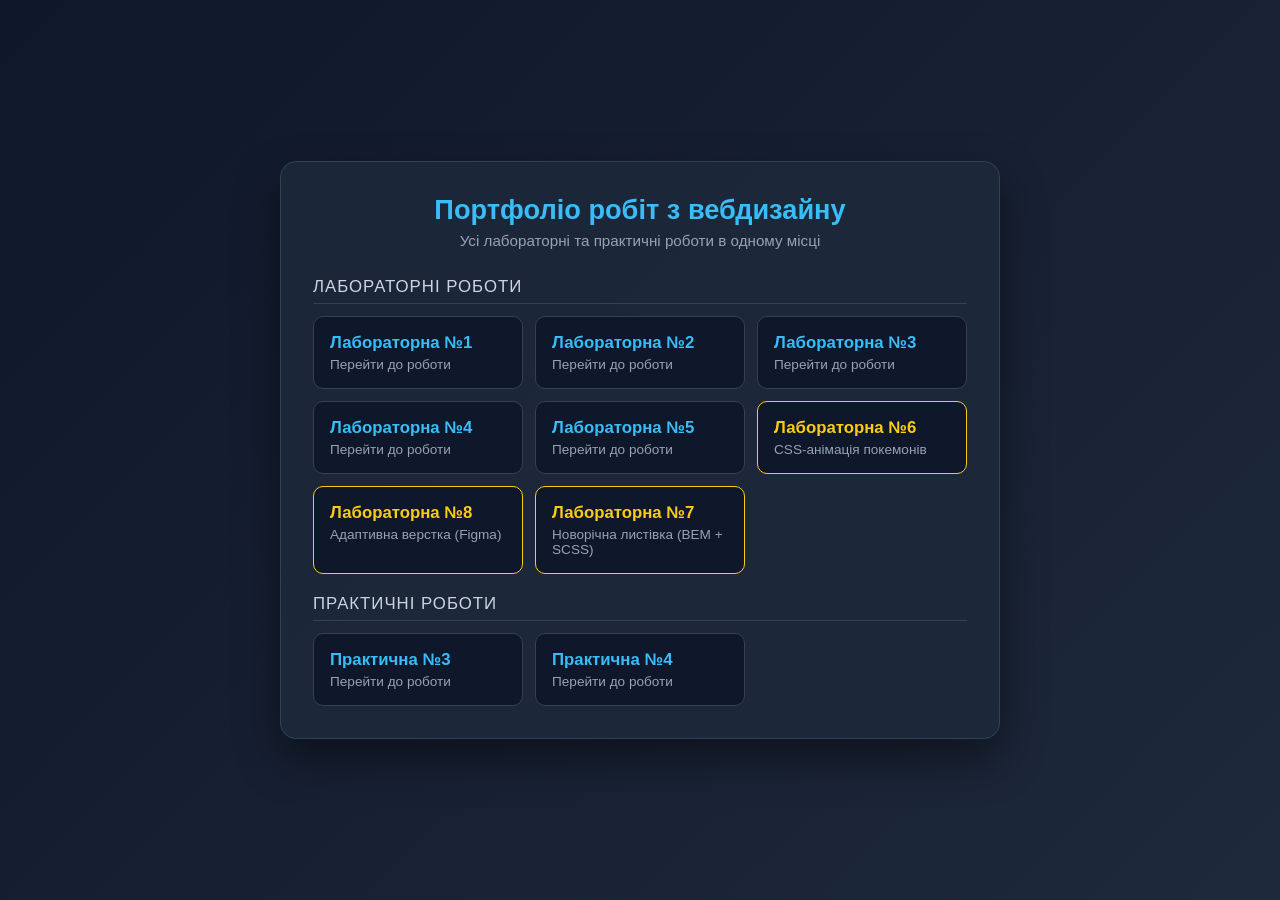
<file: index.html>
<!DOCTYPE html>
<html lang="uk">
<head>
    <meta charset="UTF-8">
    <meta name="viewport" content="width=device-width, initial-scale=1.0">
    <title>Мої лабораторні та практичні роботи — Вебдизайн</title>
    <style>
        * {
            box-sizing: border-box;
            margin: 0;
            padding: 0;
        }

        body {
            font-family: 'Segoe UI', Tahoma, Geneva, Verdana, sans-serif;
            background: linear-gradient(135deg, #0f172a 0%, #1e293b 100%);
            color: #f8fafc;
            min-height: 100vh;
            display: flex;
            flex-direction: column;
            align-items: center;
            justify-content: center;
            padding: 30px 16px;
        }

        .container {
            width: 100%;
            max-width: 720px;
            background: rgba(30, 41, 59, 0.85);
            border: 1px solid #334155;
            border-radius: 16px;
            padding: 32px;
            box-shadow: 0 20px 45px rgba(0, 0, 0, 0.45);
        }

        h1 {
            font-size: 1.7rem;
            margin-bottom: 6px;
            text-align: center;
            color: #38bdf8;
        }

        .subtitle {
            text-align: center;
            color: #94a3b8;
            margin-bottom: 28px;
            font-size: 0.95rem;
        }

        .section-title {
            font-size: 1.05rem;
            text-transform: uppercase;
            letter-spacing: 1px;
            color: #cbd5e1;
            margin: 20px 0 12px;
            border-bottom: 1px solid #334155;
            padding-bottom: 6px;
        }

        .grid {
            display: grid;
            grid-template-columns: repeat(auto-fill, minmax(200px, 1fr));
            gap: 12px;
        }

        a.card {
            display: block;
            text-decoration: none;
            background: #0f172a;
            border: 1px solid #334155;
            border-radius: 10px;
            padding: 16px;
            color: #f1f5f9;
            transition: transform 0.2s ease, border-color 0.2s ease, background 0.2s ease;
        }

        a.card:hover {
            transform: translateY(-3px);
            border-color: #38bdf8;
            background: #1e293b;
        }

        a.card .title {
            font-weight: 700;
            font-size: 1.05rem;
            margin-bottom: 4px;
            color: #38bdf8;
        }

        a.card.featured {
            border-color: #facc15;
        }

        a.card.featured .title {
            color: #facc15;
        }

        a.card .desc {
            font-size: 0.85rem;
            color: #94a3b8;
        }
    </style>
</head>
<body>
    <div class="container">
        <h1>Портфоліо робіт з вебдизайну</h1>
        <p class="subtitle">Усі лабораторні та практичні роботи в одному місці</p>

        <div class="section-title">Лабораторні роботи</div>
        <div class="grid">
            <a class="card" href="lab1.html">
                <div class="title">Лабораторна №1</div>
                <div class="desc">Перейти до роботи</div>
            </a>
            <a class="card" href="lab2.html">
                <div class="title">Лабораторна №2</div>
                <div class="desc">Перейти до роботи</div>
            </a>
            <a class="card" href="lab3.html">
                <div class="title">Лабораторна №3</div>
                <div class="desc">Перейти до роботи</div>
            </a>
            <a class="card" href="lab4.html">
                <div class="title">Лабораторна №4</div>
                <div class="desc">Перейти до роботи</div>
            </a>
            <a class="card" href="lab5.html">
                <div class="title">Лабораторна №5</div>
                <div class="desc">Перейти до роботи</div>
            </a>
            <a class="card featured" href="lab6-pokemon-animation/">
                <div class="title">Лабораторна №6</div>
                <div class="desc">CSS-анімація покемонів</div>
            </a>
            <a class="card featured" href="lab8.html"><div class="title">Лабораторна №8</div><div class="desc">Адаптивна верстка (Figma)</div></a><a class="card featured" href="lab7-new-year/">
                <div class="title">Лабораторна №7</div>
                <div class="desc">Новорічна листівка (BEM + SCSS)</div>
            </a>
        </div>

        <div class="section-title">Практичні роботи</div>
        <div class="grid">
            <a class="card" href="pract3.html">
                <div class="title">Практична №3</div>
                <div class="desc">Перейти до роботи</div>
            </a>
            <a class="card" href="pract4.html">
                <div class="title">Практична №4</div>
                <div class="desc">Перейти до роботи</div>
            </a>
        </div>
    </div>
</body>
</html>
</file>
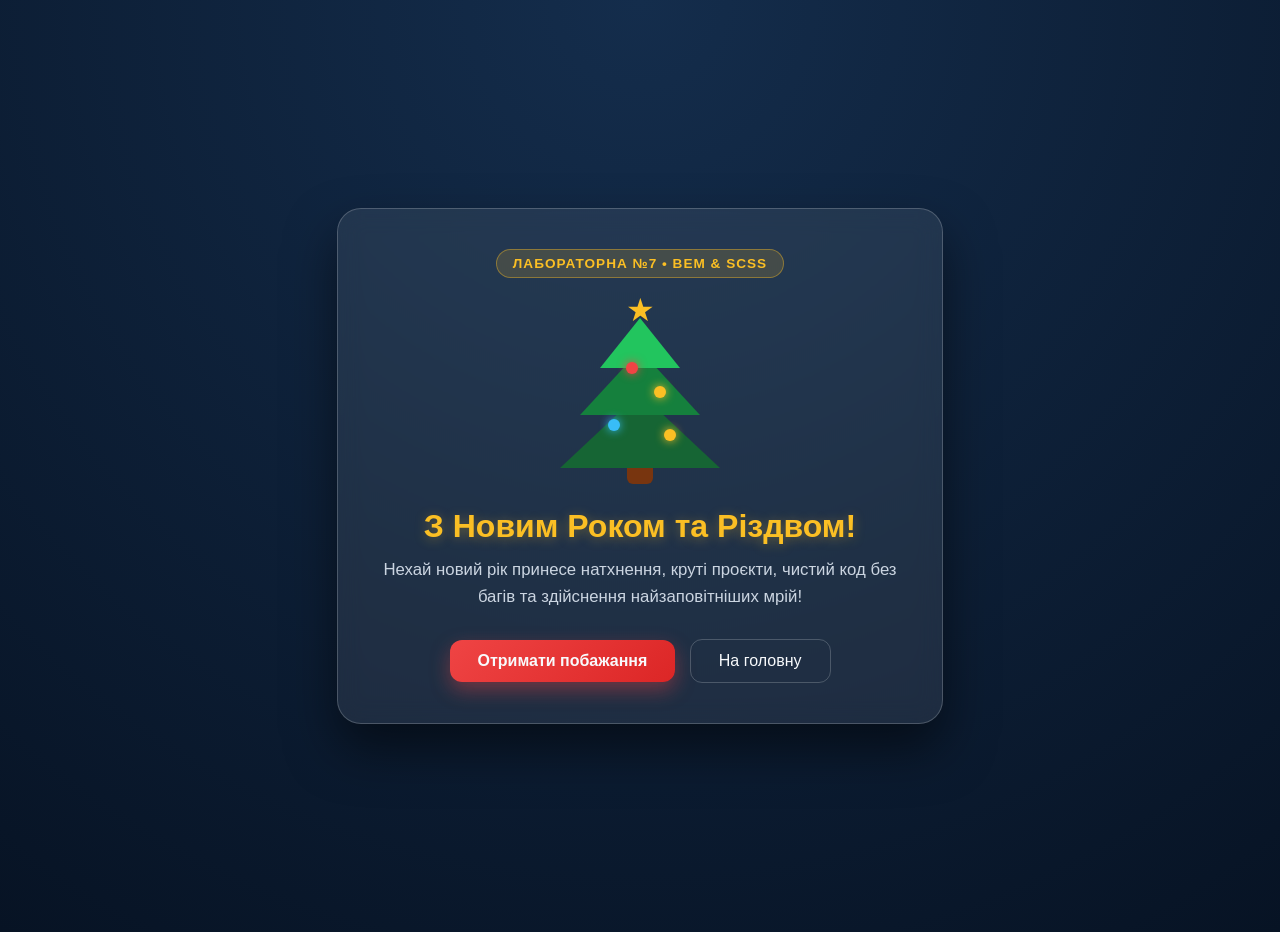
<file: lab7-new-year/index.html>
<!DOCTYPE html>
<html lang="uk">
<head>
    <meta charset="UTF-8">
    <meta name="viewport" content="width=device-width, initial-scale=1.0">
    <title>Лабораторна робота №7 — Новорічна листівка (BEM + SCSS)</title>
    <link rel="stylesheet" href="style.css">
</head>
<body class="page">
    <div class="snow" aria-hidden="true">
        <span class="snow__flake snow__flake--1">❄</span>
        <span class="snow__flake snow__flake--2">❅</span>
        <span class="snow__flake snow__flake--3">❆</span>
        <span class="snow__flake snow__flake--4">❄</span>
        <span class="snow__flake snow__flake--5">❅</span>
        <span class="snow__flake snow__flake--6">❆</span>
    </div>

    <main class="card">
        <span class="card__badge">Лабораторна №7 • BEM &amp; SCSS</span>

        <div class="tree">
            <div class="tree__star">★</div>
            <div class="tree__tier tree__tier--top"></div>
            <div class="tree__tier tree__tier--middle"></div>
            <div class="tree__tier tree__tier--bottom"></div>
            <div class="tree__trunk"></div>

            <span class="tree__ornament tree__ornament--pos1"></span>
            <span class="tree__ornament tree__ornament--gold tree__ornament--pos2"></span>
            <span class="tree__ornament tree__ornament--blue tree__ornament--pos3"></span>
            <span class="tree__ornament tree__ornament--gold tree__ornament--pos4"></span>
        </div>

        <h1 class="card__title" id="greeting-title">З Новим Роком та Різдвом!</h1>
        <p class="card__text" id="greeting-text">
            Нехай новий рік принесе натхнення, круті проєкти, чистий код без багів та здійснення найзаповітніших мрій!
        </p>

        <button class="card__button" id="wish-btn" type="button">Отримати побажання</button>
        <a class="card__button card__button--secondary" href="../index.html">На головну</a>
    </main>

    <script>
        const wishes = [
            "Нехай у новому році всі дедлайни закриваються легко, а натхнення ніколи не закінчується!",
            "Бажаю яскравих ідей, гармонії, тепла та перемог у кожному починанні!",
            "Нехай цей рік подарує незабутні подорожі, вірних друзів та море радості!"
        ];
        let idx = 0;
        document.getElementById('wish-btn').addEventListener('click', () => {
            idx = (idx + 1) % wishes.length;
            document.getElementById('greeting-text').textContent = wishes[idx];
        });
    </script>
</body>
</html>
</file>
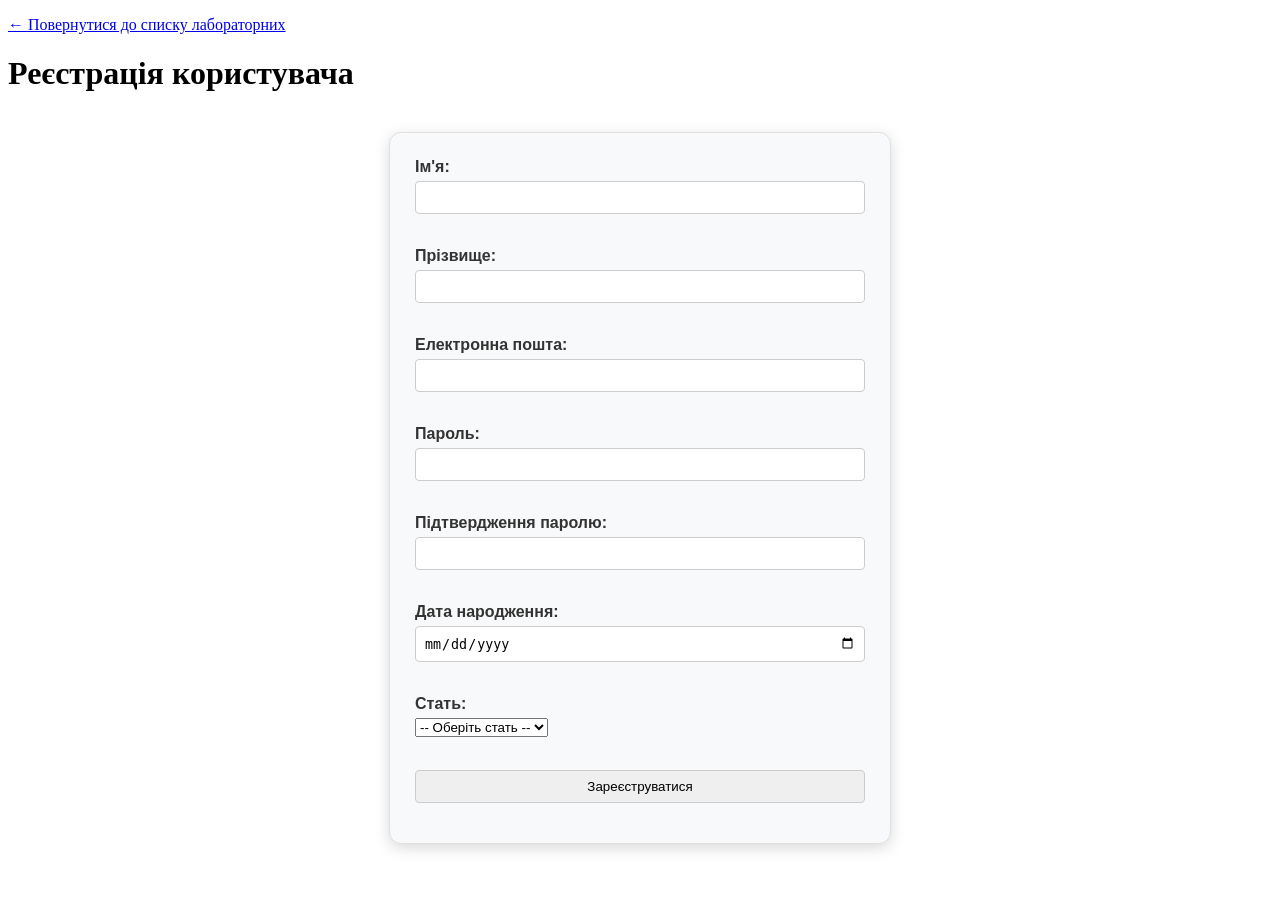
<file: lab1.html>
<!DOCTYPE html>
<html lang="uk">
<head>
    <meta charset="UTF-8">
    <title>Лабораторне заняття №1</title>
<style>
        form {
            max-width: 450px;
            width: 100%;
            margin: 40px auto;
            padding: 25px;
            background-color: #f8f9fa;
            color: #333333;
            border-radius: 12px;
            box-shadow: 0 4px 15px rgba(0, 0, 0, 0.15);
            font-family: Arial, sans-serif;
            border: 1px solid #e0e0e0;
        }

        form div {
            margin-bottom: 15px;
        }

        form label {
            display: block;
            margin-bottom: 5px;
            font-weight: bold;
        }

        form input {
            width: 100%;
            padding: 8px;
            border: 1px solid #ccc;
            border-radius: 4px;
            box-sizing: border-box;
        }
    </style>    
</head>
<body>

    <p>
        <a href="index.html">← Повернутися до списку лабораторних</a>
    </p>

    <h1>Реєстрація користувача</h1>

    <form action="https://webhook.site/c2db0801-fe21-430a-9b30-0f37fa67f6b1" method="POST">
        
        <div>
            <label for="first-name">Ім'я:</label>
            <input type="text" id="first-name" name="first_name" required>
        </div>
        <br>

        <div>
            <label for="last-name">Прізвище:</label>
            <input type="text" id="last-name" name="last_name" required>
        </div>
        <br>

        <div>
            <label for="email">Електронна пошта:</label>
            <input type="email" id="email" name="email" required>
        </div>
        <br>

        <div>
            <label for="password">Пароль:</label>
            <input type="password" id="password" name="password" required>
        </div>
        <br>

        <div>
            <label for="confirm-password">Підтвердження паролю:</label>
            <input type="password" id="confirm-password" name="confirm_password" required>
        </div>
        <br>

        <div>
            <label for="birth-date">Дата народження:</label>
            <input type="date" id="birth-date" name="birth_date">
        </div>
        <br>

        <div>
            <label for="gender">Стать:</label>
            <select id="gender" name="gender">
                <option value="">-- Оберіть стать --</option>
                <option value="male">Чоловіча</option>
                <option value="female">Жіноча</option>
                <option value="other">Інше</option>
            </select>
        </div>
        <br>

        <div>
            <input type="submit" value="Зареєструватися">
        </div>

    </form>

</body>
</html>
</file>
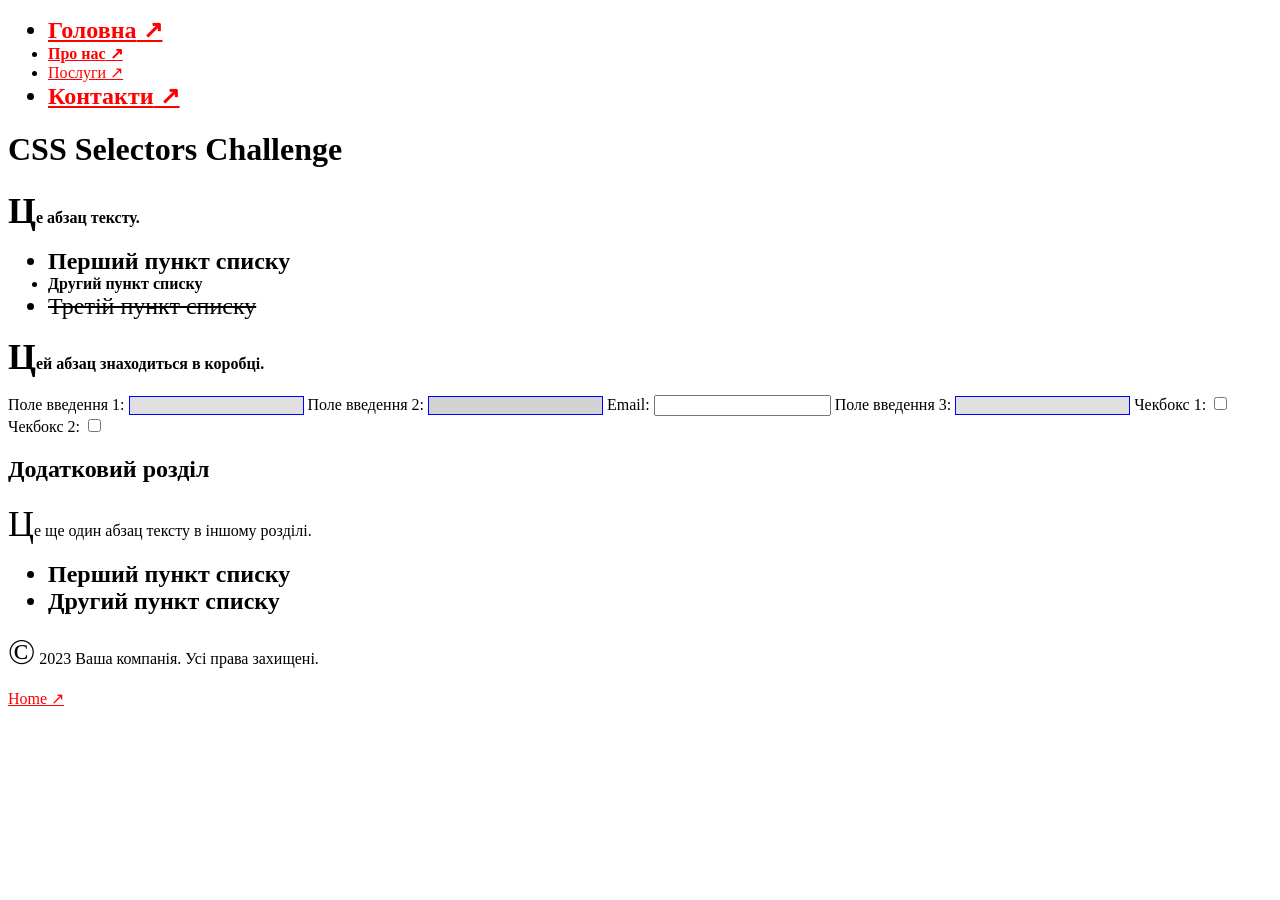
<file: lab2.html>
<!DOCTYPE html>
<html lang="en">
<head>
    <meta charset="UTF-8">
    <meta name="viewport" content="width=device-width, initial-scale=1.0">
    <link rel="stylesheet" href="lab2.css">
    <title>CSS Selectors Challenge</title>
</head>
<body>
    <header>
        <nav>
            <ul>
                <li><a href="#">Головна</a></li>
                <li><a href="https://example.com">Про нас</a></li>
                <li><a href="#">Послуги</a></li>
                <li><a href="http://notrealsite.ua">Контакти</a></li>
            </ul>
        </nav>
    </header>
    <div class="container">
        <h1>CSS Selectors Challenge</h1>
        <p>Це абзац тексту.</p>
        <ul>
            <li>Перший пункт списку</li>
            <li class="special">Другий пункт списку</li>
            <li>Третій пункт списку</li>
        </ul>
        <div class="box">
            <p>Цей абзац знаходиться в коробці.</p>
        </div>
        <form>
            <label for="input1">Поле введення 1:</label>
            <input type="text" id="input1">
            <label for="input2">Поле введення 2:</label>
            <input type="text" id="input2" disabled>
            <label for="email1">Email:</label>
            <input type="email" id="email1">
            <label for="input3">Поле введення 3:</label>
            <input type="text" id="input3">
            <label for="check1">Чекбокс 1:</label>
            <input type="checkbox" id="check1">
            <label for="check2">Чекбокс 2:</label>
            <input type="checkbox" id="check2">
        </form>
    </div>
    <section>
        <h2>Додатковий розділ</h2>
        <p>Це ще один абзац тексту в іншому розділі.</p>
        <ul>
            <li>Перший пункт списку</li>
            <li>Другий пункт списку</li>
        </ul>
    </section>
    <footer>
        <p>&copy; 2023 Ваша компанія. Усі права захищені.</p>
        <a href="#">Home</a>
    </footer>
</body>
</html>
</file>
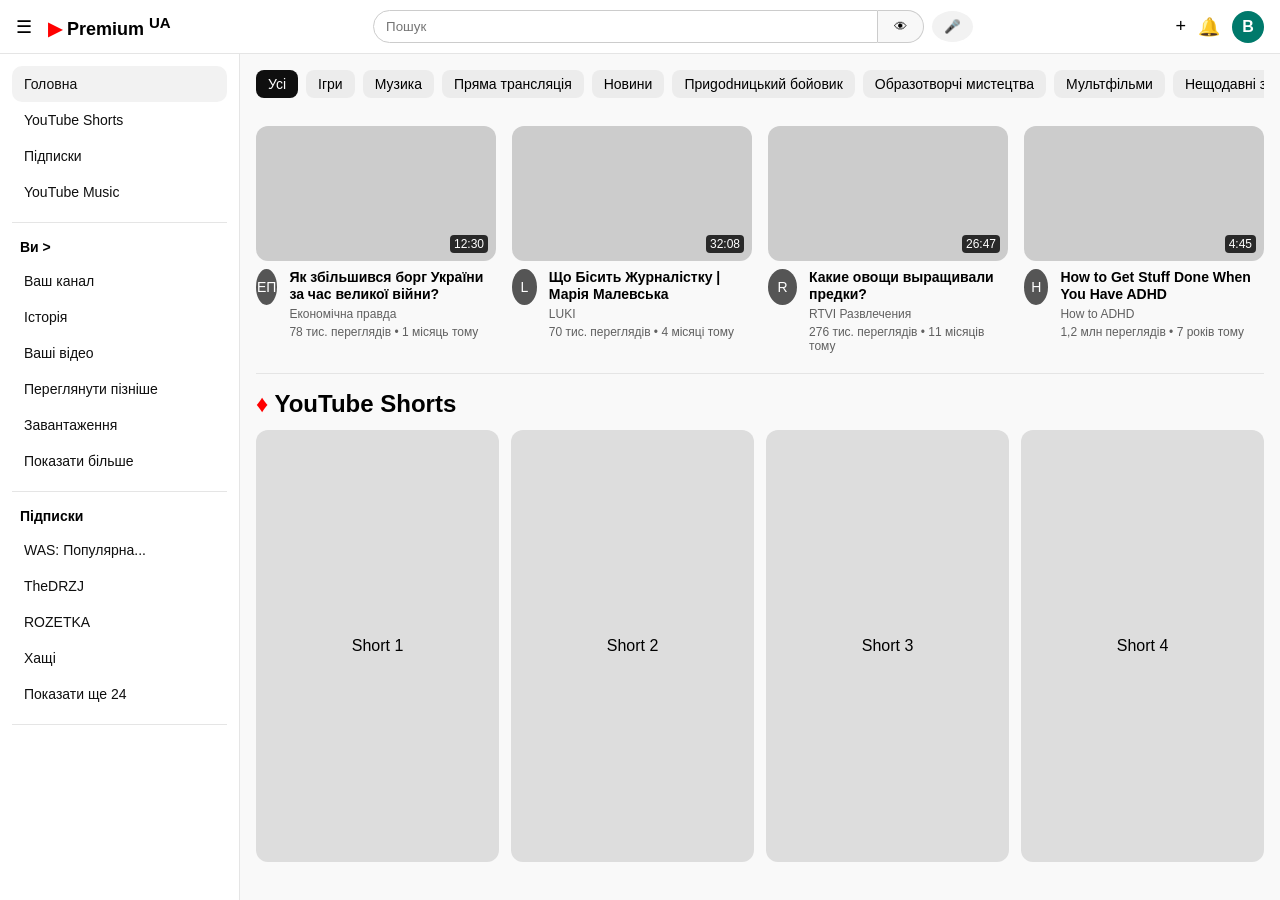
<file: lab3.html>
<!DOCTYPE html>
<html lang="uk">
<head>
    <meta charset="UTF-8">
    <meta name="viewport" content="width=device-width, initial-scale=1.0">
    <title>Лабораторна робота №3 - YouTube Layout</title>
    <link rel="stylesheet" href="lab3.css">
</head>
<body>

    <!-- Шапка (Header) -->
    <header class="header">
        <div class="header-left">
            <button class="menu-btn">&#9776;</button>
            <div class="logo">
                <span class="logo-icon">&#9654;</span> Premium <sup>UA</sup>
            </div>
        </div>

        <div class="header-center">
            <input type="text" placeholder="Пошук" class="search-input">
            <button class="search-btn">&#128065;</button>
            <button class="mic-btn">&#127908;</button>
        </div>

        <div class="header-right">
            <button class="icon-btn">&#43;</button>
            <button class="icon-btn">&#128276;</button>
            <div class="user-avatar">B</div>
        </div>
    </header>

    <!-- Основна частина (Main Layout - Flexbox) -->
    <div class="main-container">
        
        <!-- Ліва панель (Sidebar) -->
        <aside class="sidebar">
            <div class="sidebar-section">
                <a href="#" class="sidebar-item active">Головна</a>
                <a href="#" class="sidebar-item">YouTube Shorts</a>
                <a href="#" class="sidebar-item">Підписки</a>
                <a href="#" class="sidebar-item">YouTube Music</a>
            </div>

            <div class="sidebar-section">
                <div class="sidebar-title">Ви &gt;</div>
                <a href="#" class="sidebar-item">Ваш канал</a>
                <a href="#" class="sidebar-item">Історія</a>
                <a href="#" class="sidebar-item">Ваші відео</a>
                <a href="#" class="sidebar-item">Переглянути пізніше</a>
                <a href="#" class="sidebar-item">Завантаження</a>
                <a href="#" class="sidebar-item">Показати більше</a>
            </div>

            <div class="sidebar-section">
                <div class="sidebar-title">Підписки</div>
                <a href="#" class="sidebar-item">WAS: Популярна...</a>
                <a href="#" class="sidebar-item">TheDRZJ</a>
                <a href="#" class="sidebar-item">ROZETKA</a>
                <a href="#" class="sidebar-item">Хащі</a>
                <a href="#" class="sidebar-item">Показати ще 24</a>
            </div>
        </aside>

        <!-- Контентна область -->
        <main class="content">
            
            <!-- Панель категорій/тегів -->
            <div class="tags-bar">
                <button class="tag active">Усі</button>
                <button class="tag">Ігри</button>
                <button class="tag">Музика</button>
                <button class="tag">Пряма трансляція</button>
                <button class="tag">Новини</button>
                <button class="tag">Приgodницький бойовик</button>
                <button class="tag">Образотворчі мистецтва</button>
                <button class="tag">Мультфільми</button>
                <button class="tag">Нещодавні завантаження</button>
                <button class="tag">Ви дивилися</button>
            </div>

            <!-- Сітка відеокарт на Flexbox -->
            <section class="video-grid">
                
                <div class="video-card">
                    <div class="thumbnail">
                        <div class="duration">12:30</div>
                    </div>
                    <div class="video-details">
                        <div class="channel-icon">ЕП</div>
                        <div class="video-info">
                            <h3 class="video-title">Як збільшився борг України за час великої війни?</h3>
                            <p class="channel-name">Економічна правда</p>
                            <p class="video-stats">78 тис. переглядів • 1 місяць тому</p>
                        </div>
                    </div>
                </div>

                <div class="video-card">
                    <div class="thumbnail">
                        <div class="duration">32:08</div>
                    </div>
                    <div class="video-details">
                        <div class="channel-icon">L</div>
                        <div class="video-info">
                            <h3 class="video-title">Що Бісить Журналістку | Марія Малевська</h3>
                            <p class="channel-name">LUKI</p>
                            <p class="video-stats">70 тис. переглядів • 4 місяці тому</p>
                        </div>
                    </div>
                </div>

                <div class="video-card">
                    <div class="thumbnail">
                        <div class="duration">26:47</div>
                    </div>
                    <div class="video-details">
                        <div class="channel-icon">R</div>
                        <div class="video-info">
                            <h3 class="video-title">Какие овощи выращивали предки?</h3>
                            <p class="channel-name">RTVI Развлечения</p>
                            <p class="video-stats">276 тис. переглядів • 11 місяців тому</p>
                        </div>
                    </div>
                </div>

                <div class="video-card">
                    <div class="thumbnail">
                        <div class="duration">4:45</div>
                    </div>
                    <div class="video-details">
                        <div class="channel-icon">H</div>
                        <div class="video-info">
                            <h3 class="video-title">How to Get Stuff Done When You Have ADHD</h3>
                            <p class="channel-name">How to ADHD</p>
                            <p class="video-stats">1,2 млн переглядів • 7 років тому</p>
                        </div>
                    </div>
                </div>

            </section>

            <!-- Секція Shorts -->
            <section class="shorts-section">
                <div class="shorts-header">
                    <h2><span style="color:red;">&#9830;</span> YouTube Shorts</h2>
                </div>
                <div class="shorts-grid">
                    <div class="short-card">Short 1</div>
                    <div class="short-card">Short 2</div>
                    <div class="short-card">Short 3</div>
                    <div class="short-card">Short 4</div>
                </div>
            </section>

        </main>
    </div>

</body>
</html>
</file>
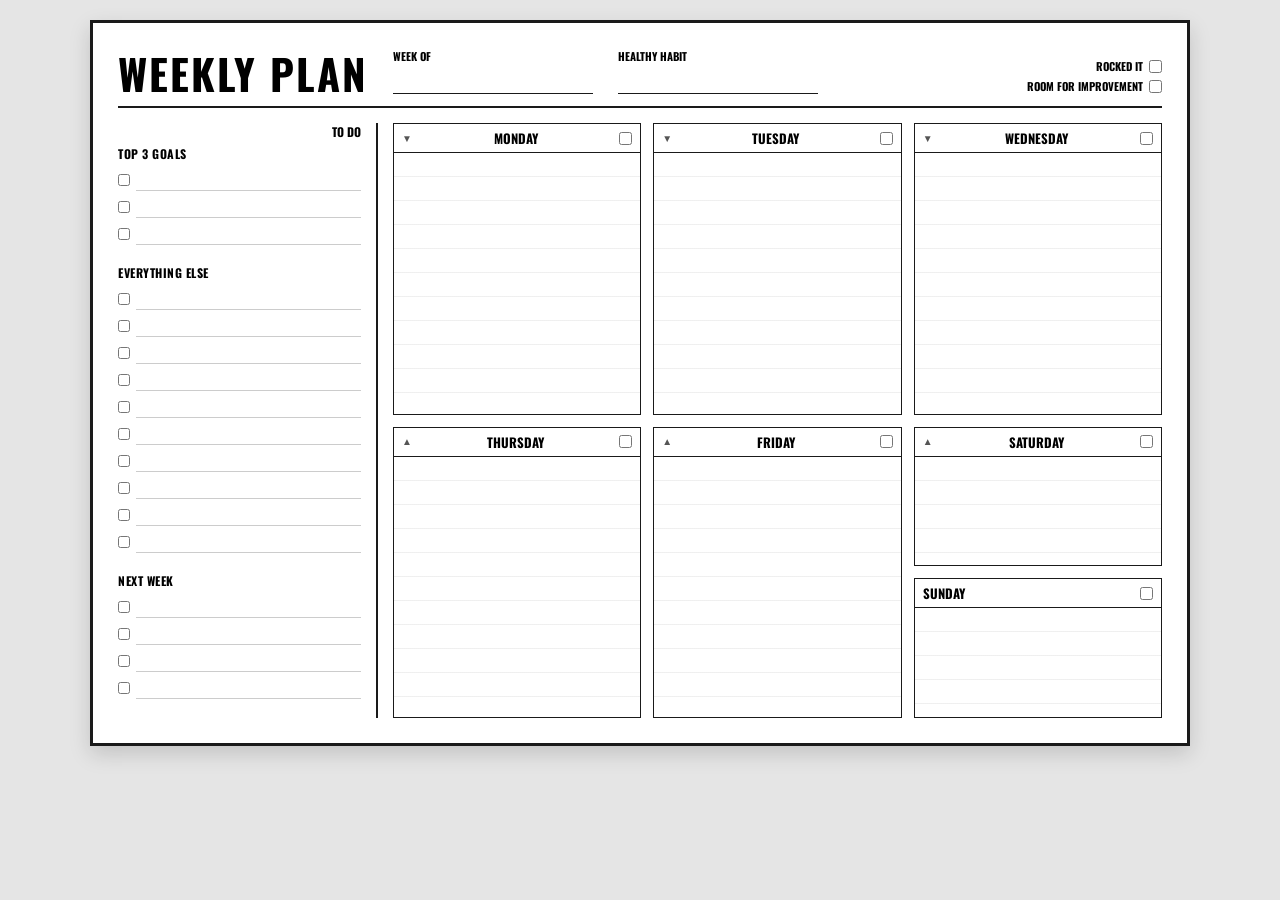
<file: lab4.html>
<!DOCTYPE html>
<html lang="uk">
<head>
    <meta charset="UTF-8">
    <meta name="viewport" content="width=device-width, initial-scale=1.0">
    <title>Лабораторна робота №4 - Weekly Planner</title>
    <link rel="preconnect" href="https://fonts.googleapis.com">
    <link rel="preconnect" href="https://fonts.gstatic.com" crossorigin>
    <link href="https://fonts.googleapis.com/css2?family=Caveat:wght@600&family=Oswald:wght@500;700&family=Roboto:wght@400;500&display=swap" rel="stylesheet">
    <link rel="stylesheet" href="lab4.css">
</head>
<body>

    <div class="planner-container">
        
        <!-- Шапка планера -->
        <header class="planner-header">
            <div class="header-left">
                <h1 class="main-title">WEEKLY PLAN</h1>
                <div class="header-field">
                    <label>WEEK OF</label>
                    <input type="text">
                </div>
                <div class="header-field">
                    <label>HEALTHY HABIT</label>
                    <input type="text">
                </div>
            </div>
            <div class="header-right">
                <div class="check-field"><label>ROCKED IT</label> <input type="checkbox"></div>
                <div class="check-field"><label>ROOM FOR IMPROVEMENT</label> <input type="checkbox"></div>
            </div>
        </header>

        <!-- Основна сітка (Grid) -->
        <main class="planner-grid">
            
            <!-- Ліва панель завдань -->
            <section class="todo-sidebar">
                <div class="todo-header-title">TO DO</div>

                <div class="section-block">
                    <h2>TOP 3 GOALS</h2>
                    <div class="todo-item"><input type="checkbox"><input type="text"></div>
                    <div class="todo-item"><input type="checkbox"><input type="text"></div>
                    <div class="todo-item"><input type="checkbox"><input type="text"></div>
                </div>

                <div class="section-block">
                    <h2>EVERYTHING ELSE</h2>
                    <div class="todo-item"><input type="checkbox"><input type="text"></div>
                    <div class="todo-item"><input type="checkbox"><input type="text"></div>
                    <div class="todo-item"><input type="checkbox"><input type="text"></div>
                    <div class="todo-item"><input type="checkbox"><input type="text"></div>
                    <div class="todo-item"><input type="checkbox"><input type="text"></div>
                    <div class="todo-item"><input type="checkbox"><input type="text"></div>
                    <div class="todo-item"><input type="checkbox"><input type="text"></div>
                    <div class="todo-item"><input type="checkbox"><input type="text"></div>
                    <div class="todo-item"><input type="checkbox"><input type="text"></div>
                    <div class="todo-item"><input type="checkbox"><input type="text"></div>
                </div>

                <div class="section-block">
                    <h2>NEXT WEEK</h2>
                    <div class="todo-item"><input type="checkbox"><input type="text"></div>
                    <div class="todo-item"><input type="checkbox"><input type="text"></div>
                    <div class="todo-item"><input type="checkbox"><input type="text"></div>
                    <div class="todo-item"><input type="checkbox"><input type="text"></div>
                </div>
            </section>

            <!-- Дні тижня (Сітка) -->
            <section class="days-container">
                
                <div class="day-box">
                    <div class="day-header"><span class="arrow-down">▼</span> MONDAY <input type="checkbox"></div>
                    <textarea></textarea>
                </div>

                <div class="day-box">
                    <div class="day-header"><span class="arrow-down">▼</span> TUESDAY <input type="checkbox"></div>
                    <textarea></textarea>
                </div>

                <div class="day-box">
                    <div class="day-header"><span class="arrow-down">▼</span> WEDNESDAY <input type="checkbox"></div>
                    <textarea></textarea>
                </div>

                <div class="day-box">
                    <div class="day-header"><span class="arrow-up">▲</span> THURSDAY <input type="checkbox"></div>
                    <textarea></textarea>
                </div>

                <div class="day-box">
                    <div class="day-header"><span class="arrow-up">▲</span> FRIDAY <input type="checkbox"></div>
                    <textarea></textarea>
                </div>

                <!-- Колонка з Saturday і Sunday -->
                <div class="weekend-column">
                    <div class="day-box half-day">
                        <div class="day-header"><span class="arrow-up">▲</span> SATURDAY <input type="checkbox"></div>
                        <textarea></textarea>
                    </div>
                    <div class="day-box half-day">
                        <div class="day-header">SUNDAY <input type="checkbox"></div>
                        <textarea></textarea>
                    </div>
                </div>

            </section>

        </main>
    </div>

</body>
</html>
</file>
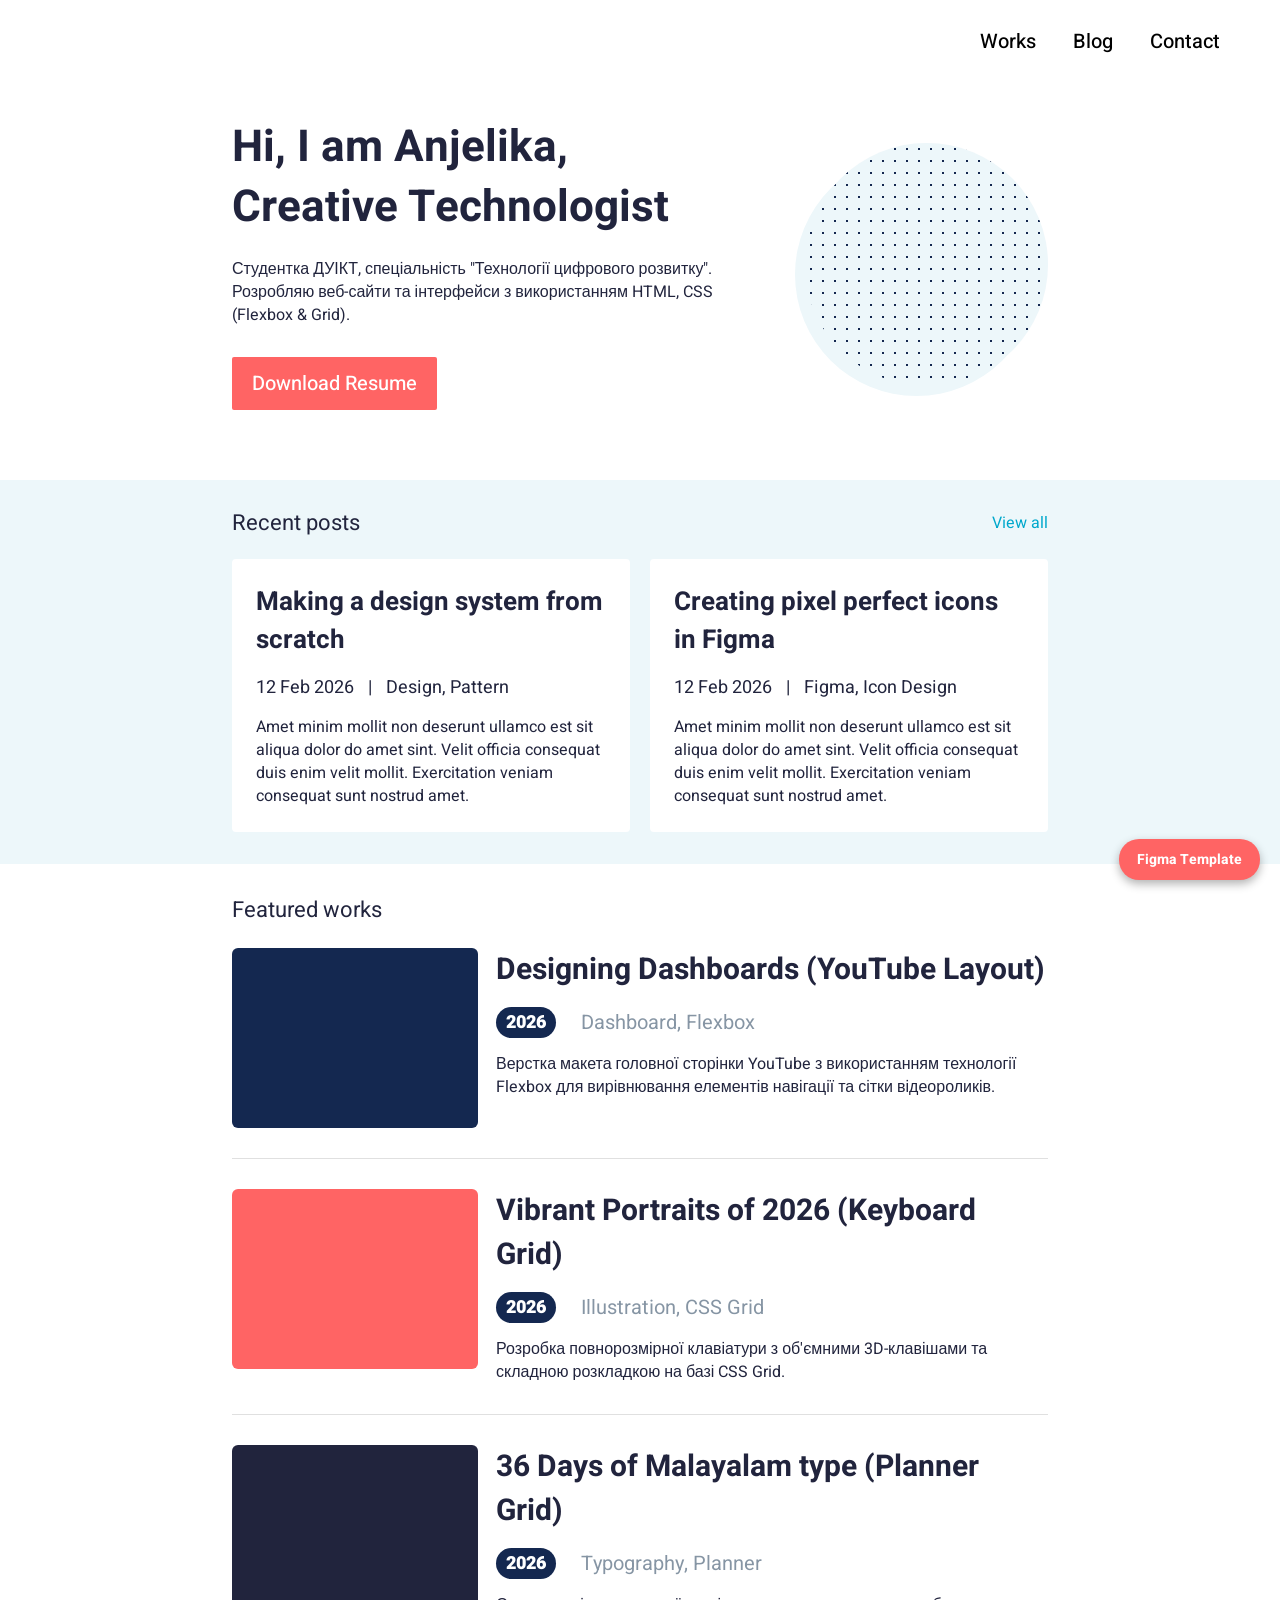
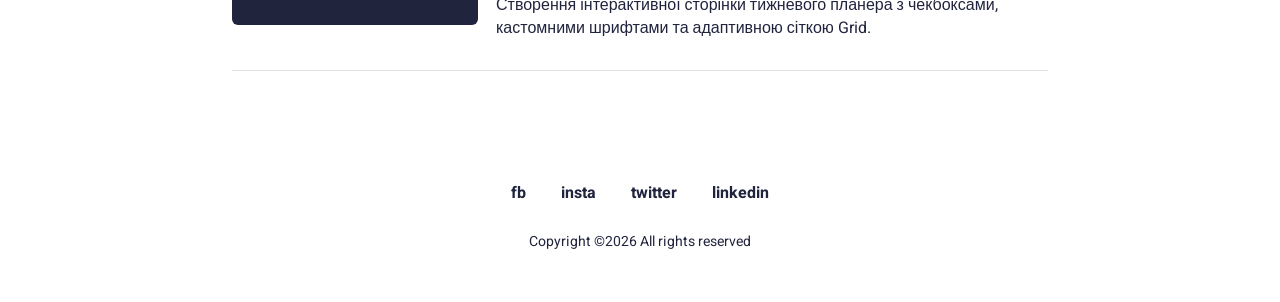
<file: lab5.html>
<!DOCTYPE html>
<html lang="uk">
<head>
    <meta charset="UTF-8">
    <meta name="viewport" content="width=device-width, initial-scale=1.0">
    <title>Лабораторна робота №5 - Home (Макет Figma)</title>
    <link rel="preconnect" href="https://fonts.googleapis.com">
    <link rel="preconnect" href="https://fonts.gstatic.com" crossorigin>
    <link href="https://fonts.googleapis.com/css2?family=Heebo:wght@400;500;700;900&display=swap" rel="stylesheet">
    <link rel="stylesheet" href="lab5.css">
</head>
<body>

    <!-- Обов'язкова зафіксована кнопка-посилання на Figma за вимогою ЛР5 -->
    <a href="https://www.figma.com/community/file/1013773179233036083" target="_blank" class="figma-fixed">
        Figma Template
    </a>

    <!-- Навігація -->
    <header class="header">
        <nav class="nav">
            <a href="#works">Works</a>
            <a href="#blog">Blog</a>
            <a href="#contact">Contact</a>
        </nav>
    </header>

    <!-- Головний банер (Hero) -->
    <section class="hero">
        <div class="hero-text">
            <h1>Hi, I am Anjelika,<br>Creative Technologist</h1>
            <p>Студентка ДУІКТ, спеціальність "Технології цифрового розвитку". Розробляю веб-сайти та інтерфейси з використанням HTML, CSS (Flexbox & Grid).</p>
            <a href="https://github.com/anjelikakrupol-beep/my-website" target="_blank" class="btn-primary">Download Resume</a>
        </div>
        <div class="hero-avatar">
            <div class="avatar-img"></div>
        </div>
    </section>

    <!-- Блок Recent posts -->
    <section class="recent-posts" id="blog">
        <div class="container">
            <div class="posts-header">
                <h2>Recent posts</h2>
                <a href="#" class="view-all">View all</a>
            </div>
            <div class="posts-grid">
                <div class="post-card">
                    <h3>Making a design system from scratch</h3>
                    <div class="post-meta">12 Feb 2026 <span>|</span> Design, Pattern</div>
                    <p>Amet minim mollit non deserunt ullamco est sit aliqua dolor do amet sint. Velit officia consequat duis enim velit mollit. Exercitation veniam consequat sunt nostrud amet.</p>
                </div>
                <div class="post-card">
                    <h3>Creating pixel perfect icons in Figma</h3>
                    <div class="post-meta">12 Feb 2026 <span>|</span> Figma, Icon Design</div>
                    <p>Amet minim mollit non deserunt ullamco est sit aliqua dolor do amet sint. Velit officia consequat duis enim velit mollit. Exercitation veniam consequat sunt nostrud amet.</p>
                </div>
            </div>
        </div>
    </section>

    <!-- Блок Featured works -->
    <section class="featured-works" id="works">
        <div class="container">
            <h2 class="section-title">Featured works</h2>

            <div class="work-card">
                <div class="work-img work-1"></div>
                <div class="work-details">
                    <h3><a href="pract3.html">Designing Dashboards (YouTube Layout)</a></h3>
                    <div class="work-meta">
                        <span class="badge">2026</span>
                        <span class="category">Dashboard, Flexbox</span>
                    </div>
                    <p>Верстка макета головної сторінки YouTube з використанням технології Flexbox для вирівнювання елементів навігації та сітки відеороликів.</p>
                </div>
            </div>

            <div class="work-card">
                <div class="work-img work-2"></div>
                <div class="work-details">
                    <h3><a href="pract4.html">Vibrant Portraits of 2026 (Keyboard Grid)</a></h3>
                    <div class="work-meta">
                        <span class="badge">2026</span>
                        <span class="category">Illustration, CSS Grid</span>
                    </div>
                    <p>Розробка повнорозмірної клавіатури з об'ємними 3D-клавішами та складною розкладкою на базі CSS Grid.</p>
                </div>
            </div>

            <div class="work-card">
                <div class="work-img work-3"></div>
                <div class="work-details">
                    <h3><a href="lab4.html">36 Days of Malayalam type (Planner Grid)</a></h3>
                    <div class="work-meta">
                        <span class="badge">2026</span>
                        <span class="category">Typography, Planner</span>
                    </div>
                    <p>Створення інтерактивної сторінки тижневого планера з чекбоксами, кастомними шрифтами та адаптивною сіткою Grid.</p>
                </div>
            </div>
        </div>
    </section>

    <!-- Підвал (Footer) -->
    <footer class="footer" id="contact">
        <div class="socials">
            <a href="#">fb</a>
            <a href="#">insta</a>
            <a href="#">twitter</a>
            <a href="#">linkedin</a>
        </div>
        <p class="copyright">Copyright ©2026 All rights reserved</p>
    </footer>

</body>
</html>
</file>
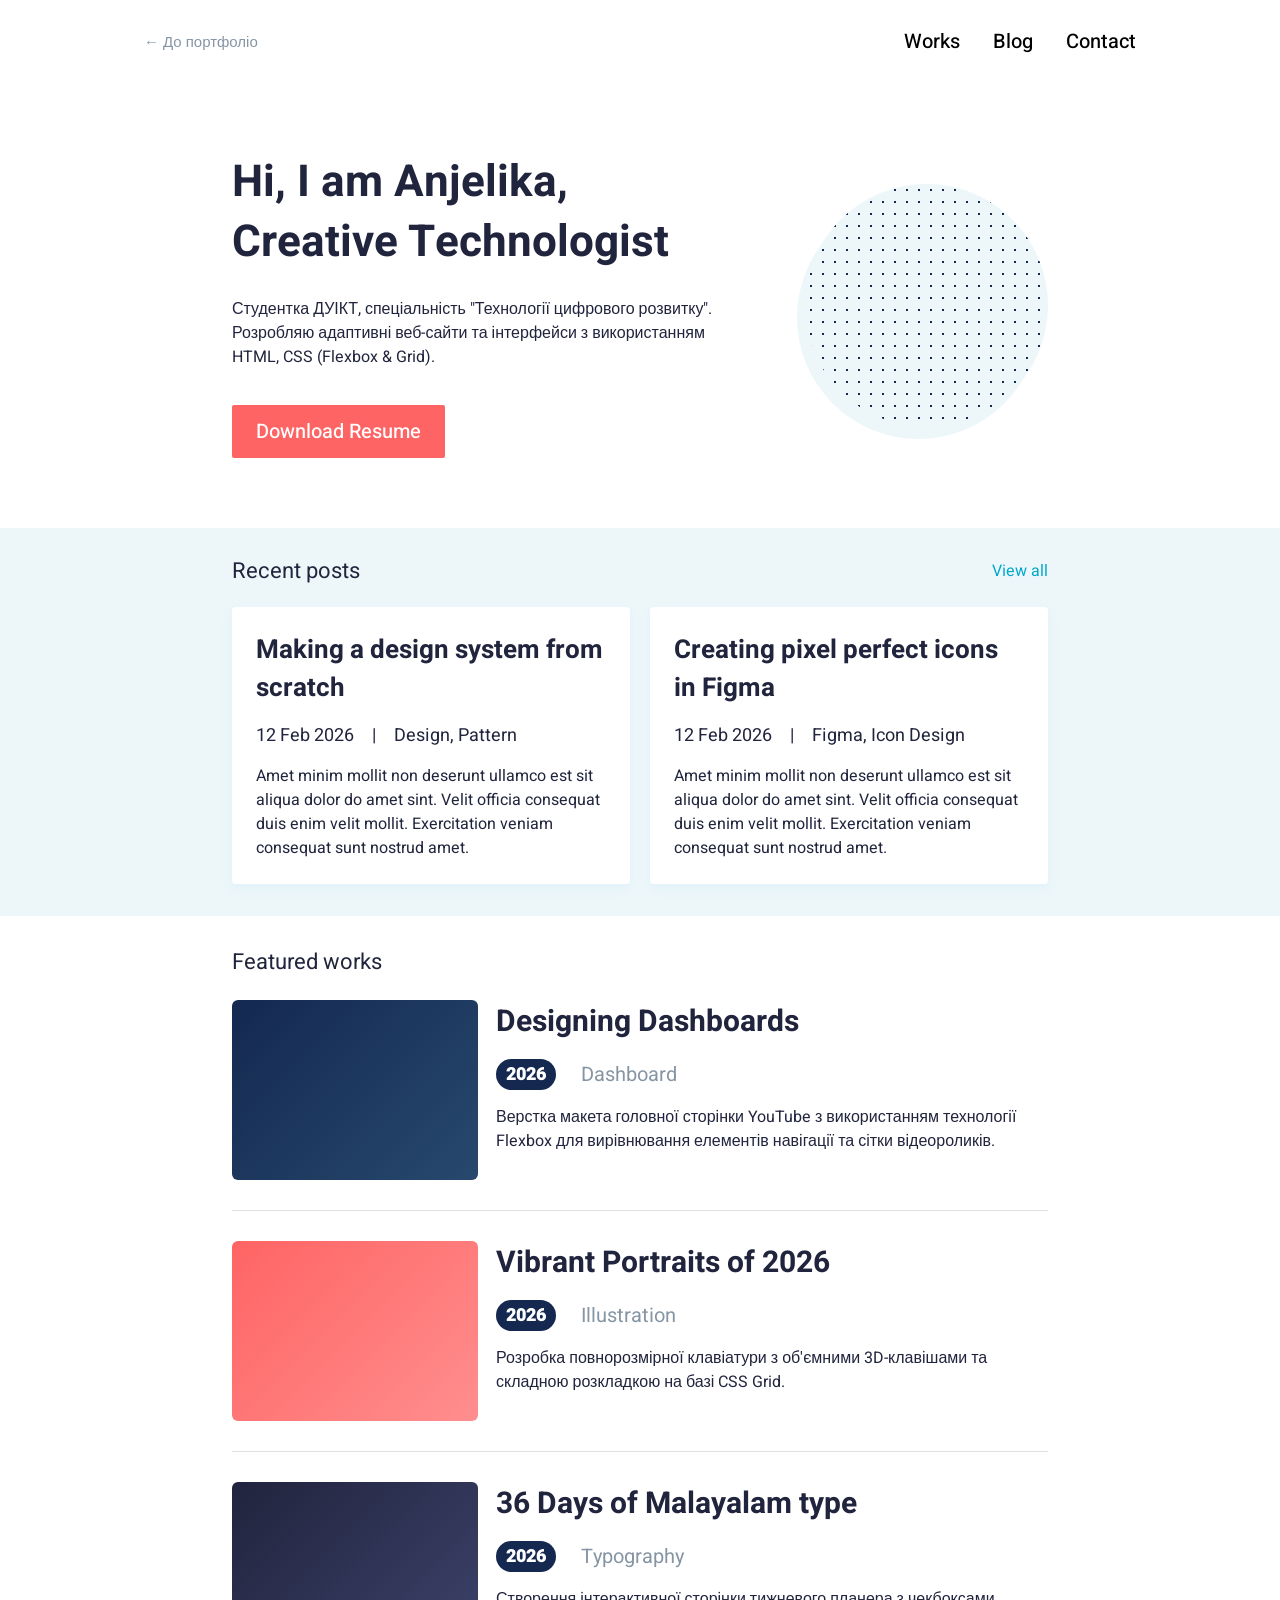
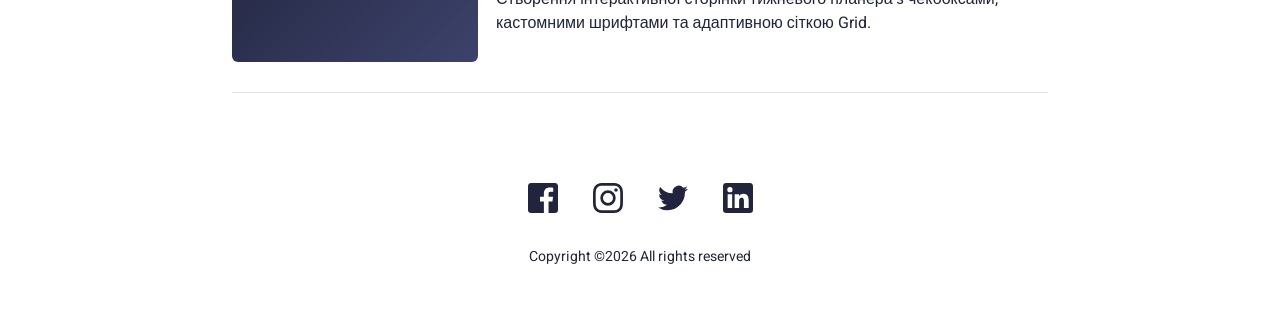
<file: lab8.html>
<!DOCTYPE html>
<html lang="uk">
<head>
    <meta charset="UTF-8">
    <meta name="viewport" content="width=device-width, initial-scale=1.0">
    <title>Лабораторна робота №8 — Адаптивний Home (Figma)</title>
    <link rel="preconnect" href="https://fonts.googleapis.com">
    <link rel="preconnect" href="https://fonts.gstatic.com" crossorigin>
    <link href="https://fonts.googleapis.com/css2?family=Heebo:wght@400;500;700;900&display=swap" rel="stylesheet">
    <link rel="stylesheet" href="lab8.css">
</head>
<body>

    <header class="header">
        <a href="index.html" class="back-home">← До портфоліо</a>
        <button class="burger-btn" id="burger-btn" aria-label="Відкрити меню" aria-expanded="false">
            <span></span>
            <span></span>
            <span></span>
        </button>
        <nav class="nav" id="nav-menu">
            <a href="#works">Works</a>
            <a href="#blog">Blog</a>
            <a href="#contact">Contact</a>
        </nav>
    </header>

    <section class="hero">
        <div class="hero-text">
            <h1>Hi, I am Anjelika,<br>Creative Technologist</h1>
            <p>Студентка ДУІКТ, спеціальність "Технології цифрового розвитку". Розробляю адаптивні веб-сайти та інтерфейси з використанням HTML, CSS (Flexbox &amp; Grid).</p>
            <a href="https://github.com/anjelikakrupol-beep/my-website" target="_blank" class="btn-primary">Download Resume</a>
        </div>
        <div class="hero-avatar">
            <div class="avatar-img"></div>
        </div>
    </section>

    <section class="recent-posts" id="blog">
        <div class="container">
            <div class="posts-header">
                <h2>Recent posts</h2>
                <a href="#" class="view-all">View all</a>
            </div>
            <div class="posts-grid">
                <article class="post-card">
                    <h3>Making a design system from scratch</h3>
                    <div class="post-meta">12 Feb 2026 <span>|</span> Design, Pattern</div>
                    <p>Amet minim mollit non deserunt ullamco est sit aliqua dolor do amet sint. Velit officia consequat duis enim velit mollit. Exercitation veniam consequat sunt nostrud amet.</p>
                </article>
                <article class="post-card">
                    <h3>Creating pixel perfect icons in Figma</h3>
                    <div class="post-meta">12 Feb 2026 <span>|</span> Figma, Icon Design</div>
                    <p>Amet minim mollit non deserunt ullamco est sit aliqua dolor do amet sint. Velit officia consequat duis enim velit mollit. Exercitation veniam consequat sunt nostrud amet.</p>
                </article>
            </div>
        </div>
    </section>

    <section class="featured-works" id="works">
        <div class="container">
            <h2 class="section-title">Featured works</h2>

            <article class="work-card">
                <div class="work-img work-1"></div>
                <div class="work-details">
                    <h3><a href="pract3.html">Designing Dashboards</a></h3>
                    <div class="work-meta">
                        <span class="badge">2026</span>
                        <span class="category">Dashboard</span>
                    </div>
                    <p>Верстка макета головної сторінки YouTube з використанням технології Flexbox для вирівнювання елементів навігації та сітки відеороликів.</p>
                </div>
            </article>

            <article class="work-card">
                <div class="work-img work-2"></div>
                <div class="work-details">
                    <h3><a href="pract4.html">Vibrant Portraits of 2026</a></h3>
                    <div class="work-meta">
                        <span class="badge">2026</span>
                        <span class="category">Illustration</span>
                    </div>
                    <p>Розробка повнорозмірної клавіатури з об'ємними 3D-клавішами та складною розкладкою на базі CSS Grid.</p>
                </div>
            </article>

            <article class="work-card">
                <div class="work-img work-3"></div>
                <div class="work-details">
                    <h3><a href="lab4.html">36 Days of Malayalam type</a></h3>
                    <div class="work-meta">
                        <span class="badge">2026</span>
                        <span class="category">Typography</span>
                    </div>
                    <p>Створення інтерактивної сторінки тижневого планера з чекбоксами, кастомними шрифтами та адаптивною сіткою Grid.</p>
                </div>
            </article>
        </div>
    </section>

    <footer class="footer" id="contact">
        <div class="socials">
            <a href="#" aria-label="Facebook">
                <svg width="30" height="30" viewBox="0 0 30 30" fill="currentColor"><path d="M26.67 0H3.33A3.34 3.34 0 0 0 0 3.33v23.34A3.34 3.34 0 0 0 3.33 30h12.56V18.38h-3.9v-4.52h3.9v-3.34c0-3.87 2.36-5.98 5.82-5.98 1.65 0 3.07.12 3.49.18v4.04h-2.4c-1.88 0-2.24.89-2.24 2.2v2.9h4.48l-.58 4.52h-3.9V30h6.11A3.34 3.34 0 0 0 30 26.67V3.33A3.34 3.34 0 0 0 26.67 0z"/></svg>
            </a>
            <a href="#" aria-label="Instagram">
                <svg width="30" height="30" viewBox="0 0 30 30" fill="currentColor"><path d="M15 2.7c4 0 4.48.02 6.06.09 1.46.07 2.26.31 2.79.52.7.27 1.2.6 1.72 1.12.53.53.85 1.02 1.12 1.72.21.53.45 1.33.52 2.79.07 1.58.09 2.06.09 6.06s-.02 4.48-.09 6.06c-.07 1.46-.31 2.26-.52 2.79-.27.7-.6 1.2-1.12 1.72-.53.53-1.02.85-1.72 1.12-.53.21-1.33.45-2.79.52-1.58.07-2.06.09-6.06.09s-4.48-.02-6.06-.09c-1.46-.07-2.26-.31-2.79-.52a4.65 4.65 0 0 1-1.72-1.12 4.65 4.65 0 0 1-1.12-1.72c-.21-.53-.45-1.33-.52-2.79C2.72 19.48 2.7 19 2.7 15s.02-4.48.09-6.06c.07-1.46.31-2.26.52-2.79.27-.7.6-1.2 1.12-1.72.53-.53 1.02-.85 1.72-1.12.53-.21 1.33-.45 2.79-.52C10.52 2.72 11 2.7 15 2.7zM15 0c-4.07 0-4.58.02-6.18.09-1.6.07-2.69.33-3.64.7a7.35 7.35 0 0 0-2.66 1.73A7.35 7.35 0 0 0 .79 5.18c-.37.95-.63 2.04-.7 3.64C.02 10.42 0 10.93 0 15s.02 4.58.09 6.18c.07 1.6.33 2.69.7 3.64.38.99.89 1.83 1.73 2.66.83.84 1.67 1.35 2.66 1.73.95.37 2.04.63 3.64.7 1.6.07 2.11.09 6.18.09s4.58-.02 6.18-.09c1.6-.07 2.69-.33 3.64-.7a7.35 7.35 0 0 0 2.66-1.73 7.35 7.35 0 0 0 1.73-2.66c.37-.95.63-2.04.7-3.64.07-1.6.09-2.11.09-6.18s-.02-4.58-.09-6.18c-.07-1.6-.33-2.69-.7-3.64a7.35 7.35 0 0 0-1.73-2.66A7.35 7.35 0 0 0 24.82.79c-.95-.37-2.04-.63-3.64-.7C19.58.02 19.07 0 15 0zm0 7.3A7.7 7.7 0 1 0 22.7 15 7.7 7.7 0 0 0 15 7.3zm0 12.7A5 5 0 1 1 20 15a5 5 0 0 1-5 5zm9.8-13a1.8 1.8 0 1 1-1.8-1.8 1.8 1.8 0 0 1 1.8 1.8z"/></svg>
            </a>
            <a href="#" aria-label="Twitter">
                <svg width="30" height="30" viewBox="0 0 30 30" fill="currentColor"><path d="M30 5.66a12.3 12.3 0 0 1-3.54.97 6.18 6.18 0 0 0 2.71-3.41 12.35 12.35 0 0 1-3.91 1.5 6.16 6.16 0 0 0-10.5 5.62A17.48 17.48 0 0 1 2.09 3.9a6.16 6.16 0 0 0 1.9 8.22 6.12 6.12 0 0 1-2.79-.77v.08a6.16 6.16 0 0 0 4.94 6.04 6.2 6.2 0 0 1-2.78.11 6.17 6.17 0 0 0 5.75 4.28A12.36 12.36 0 0 1 0 24.4a17.43 17.43 0 0 0 9.44 2.77c11.33 0 17.52-9.38 17.52-17.52 0-.27-.01-.53-.02-.8A12.5 12.5 0 0 0 30 5.66z"/></svg>
            </a>
            <a href="#" aria-label="LinkedIn">
                <svg width="30" height="30" viewBox="0 0 30 30" fill="currentColor"><path d="M26.67 0H3.33A3.34 3.34 0 0 0 0 3.33v23.34A3.34 3.34 0 0 0 3.33 30h23.34A3.34 3.34 0 0 0 30 26.67V3.33A3.34 3.34 0 0 0 26.67 0zM9.17 25H4.67V11.25h4.5V25zM6.92 9.33a2.62 2.62 0 1 1 0-5.24 2.62 2.62 0 0 1 0 5.24zM25.42 25h-4.5v-6.69c0-1.6-.03-3.65-2.22-3.65-2.23 0-2.57 1.74-2.57 3.53V25h-4.5V11.25h4.32v1.88h.06c.6-1.14 2.07-2.34 4.26-2.34 4.56 0 5.4 3 5.4 6.9V25z"/></svg>
            </a>
        </div>
        <p class="copyright">Copyright ©2026 All rights reserved</p>
    </footer>

    <script>
        const burgerBtn = document.getElementById('burger-btn');
        const navMenu = document.getElementById('nav-menu');

        burgerBtn.addEventListener('click', () => {
            const isOpen = navMenu.classList.toggle('is-open');
            burgerBtn.classList.toggle('is-active');
            burgerBtn.setAttribute('aria-expanded', isOpen);
        });

        navMenu.querySelectorAll('a').forEach(link => {
            link.addEventListener('click', () => {
                navMenu.classList.remove('is-open');
                burgerBtn.classList.remove('is-active');
                burgerBtn.setAttribute('aria-expanded', 'false');
            });
        });
    </script>
</body>
</html>
</file>
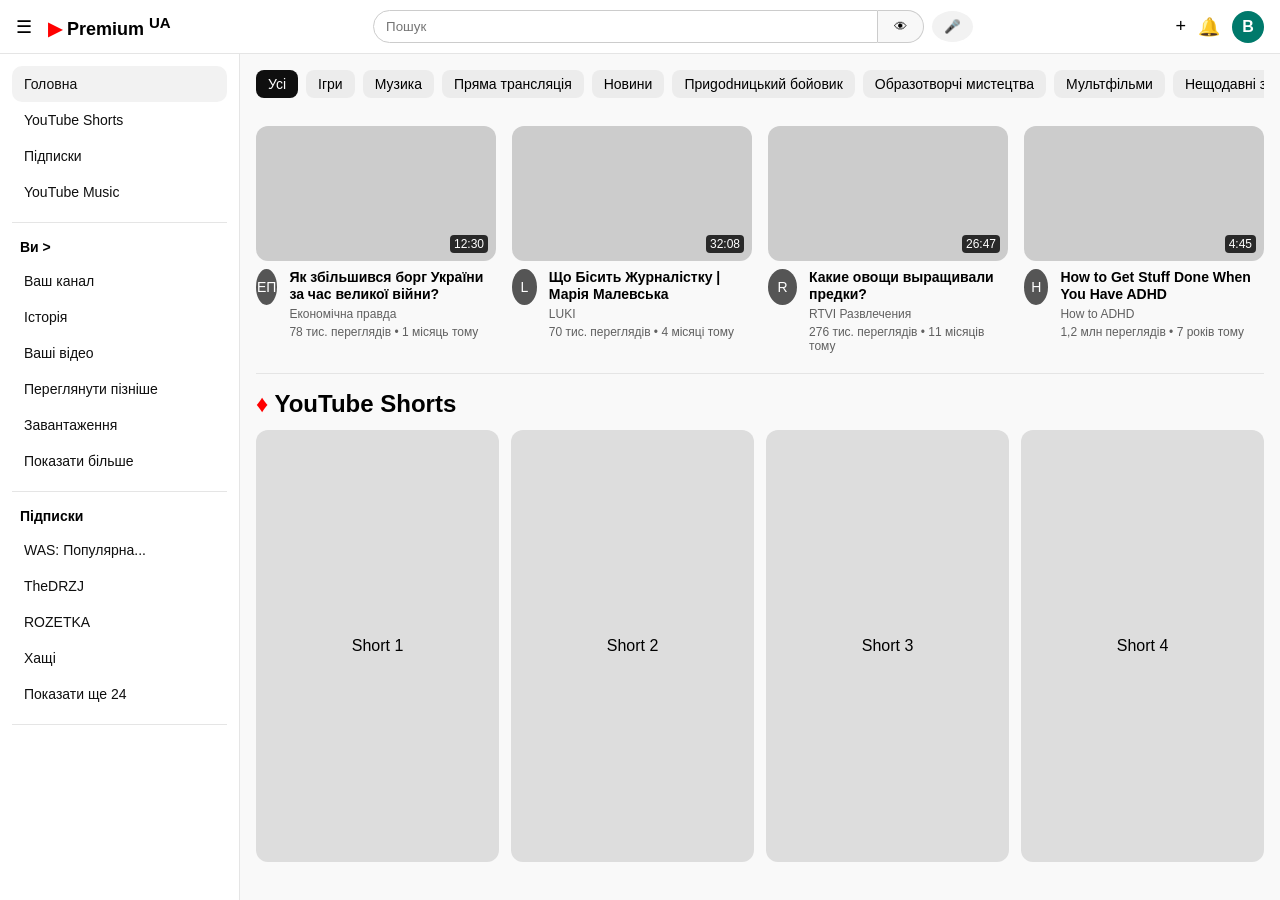
<file: pract3.html>
<!DOCTYPE html>
<html lang="uk">
<head>
    <meta charset="UTF-8">
    <meta name="viewport" content="width=device-width, initial-scale=1.0">
    <title>Практична робота №3 - YouTube Flexbox Layout</title>
    <link rel="stylesheet" href="pract3.css">
</head>
<body>

    <!-- Шапка (Header) -->
    <header class="header">
        <div class="header-left">
            <button class="menu-btn">&#9776;</button>
            <div class="logo">
                <span class="logo-icon">&#9654;</span> Premium <sup>UA</sup>
            </div>
        </div>

        <div class="header-center">
            <input type="text" placeholder="Пошук" class="search-input">
            <button class="search-btn">&#128065;</button>
            <button class="mic-btn">&#127908;</button>
        </div>

        <div class="header-right">
            <button class="icon-btn">&#43;</button>
            <button class="icon-btn">&#128276;</button>
            <div class="user-avatar">B</div>
        </div>
    </header>

    <!-- Основний контейнер -->
    <div class="main-container">
        
        <!-- Ліва панель -->
        <aside class="sidebar">
            <div class="sidebar-section">
                <a href="#" class="sidebar-item active">Головна</a>
                <a href="#" class="sidebar-item">YouTube Shorts</a>
                <a href="#" class="sidebar-item">Підписки</a>
                <a href="#" class="sidebar-item">YouTube Music</a>
            </div>

            <div class="sidebar-section">
                <div class="sidebar-title">Ви &gt;</div>
                <a href="#" class="sidebar-item">Ваш канал</a>
                <a href="#" class="sidebar-item">Історія</a>
                <a href="#" class="sidebar-item">Ваші відео</a>
                <a href="#" class="sidebar-item">Переглянути пізніше</a>
                <a href="#" class="sidebar-item">Завантаження</a>
                <a href="#" class="sidebar-item">Показати більше</a>
            </div>

            <div class="sidebar-section">
                <div class="sidebar-title">Підписки</div>
                <a href="#" class="sidebar-item">WAS: Популярна...</a>
                <a href="#" class="sidebar-item">TheDRZJ</a>
                <a href="#" class="sidebar-item">ROZETKA</a>
                <a href="#" class="sidebar-item">Хащі</a>
                <a href="#" class="sidebar-item">Показати ще 24</a>
            </div>
        </aside>

        <!-- Контентна область -->
        <main class="content">
            
            <!-- Панель категорій -->
            <div class="tags-bar">
                <button class="tag active">Усі</button>
                <button class="tag">Ігри</button>
                <button class="tag">Музика</button>
                <button class="tag">Пряма трансляція</button>
                <button class="tag">Новини</button>
                <button class="tag">Приgodницький бойовик</button>
                <button class="tag">Образотворчі мистецтва</button>
                <button class="tag">Мультфільми</button>
                <button class="tag">Нещодавні завантаження</button>
                <button class="tag">Ви дивилися</button>
            </div>

            <!-- Сітка відеокарт -->
            <section class="video-grid">
                
                <div class="video-card">
                    <div class="thumbnail">
                        <div class="duration">12:30</div>
                    </div>
                    <div class="video-details">
                        <div class="channel-icon">ЕП</div>
                        <div class="video-info">
                            <h3 class="video-title">Як збільшився борг України за час великої війни?</h3>
                            <p class="channel-name">Економічна правда</p>
                            <p class="video-stats">78 тис. переглядів • 1 місяць тому</p>
                        </div>
                    </div>
                </div>

                <div class="video-card">
                    <div class="thumbnail">
                        <div class="duration">32:08</div>
                    </div>
                    <div class="video-details">
                        <div class="channel-icon">L</div>
                        <div class="video-info">
                            <h3 class="video-title">Що Бісить Журналістку | Марія Малевська</h3>
                            <p class="channel-name">LUKI</p>
                            <p class="video-stats">70 тис. переглядів • 4 місяці тому</p>
                        </div>
                    </div>
                </div>

                <div class="video-card">
                    <div class="thumbnail">
                        <div class="duration">26:47</div>
                    </div>
                    <div class="video-details">
                        <div class="channel-icon">R</div>
                        <div class="video-info">
                            <h3 class="video-title">Какие овощи выращивали предки?</h3>
                            <p class="channel-name">RTVI Развлечения</p>
                            <p class="video-stats">276 тис. переглядів • 11 місяців тому</p>
                        </div>
                    </div>
                </div>

                <div class="video-card">
                    <div class="thumbnail">
                        <div class="duration">4:45</div>
                    </div>
                    <div class="video-details">
                        <div class="channel-icon">H</div>
                        <div class="video-info">
                            <h3 class="video-title">How to Get Stuff Done When You Have ADHD</h3>
                            <p class="channel-name">How to ADHD</p>
                            <p class="video-stats">1,2 млн переглядів • 7 років тому</p>
                        </div>
                    </div>
                </div>

            </section>

            <!-- Секція Shorts -->
            <section class="shorts-section">
                <div class="shorts-header">
                    <h2><span style="color:red;">&#9830;</span> YouTube Shorts</h2>
                </div>
                <div class="shorts-grid">
                    <div class="short-card">Short 1</div>
                    <div class="short-card">Short 2</div>
                    <div class="short-card">Short 3</div>
                    <div class="short-card">Short 4</div>
                </div>
            </section>

        </main>
    </div>

</body>
</html>
</file>
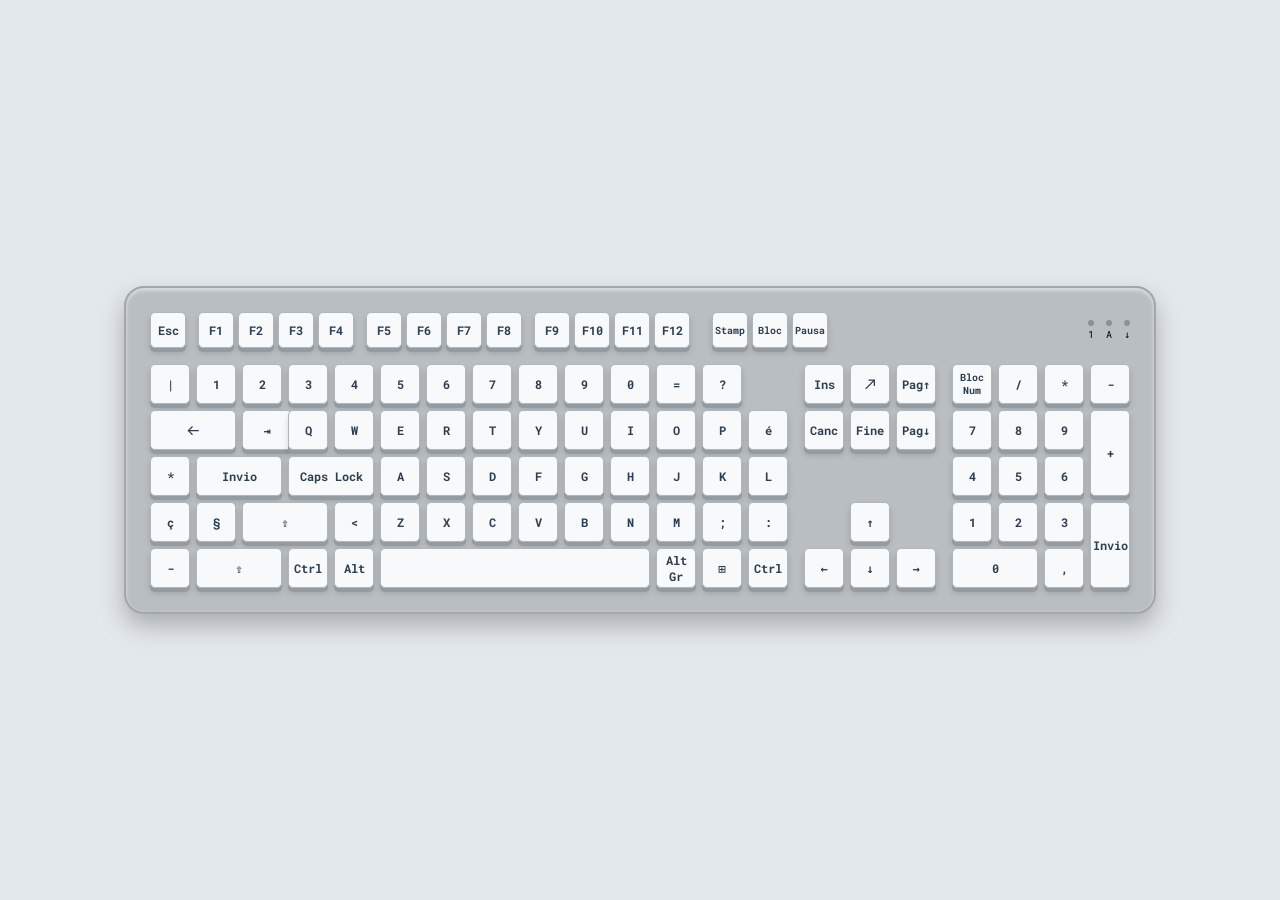
<file: pract4.html>
<!DOCTYPE html>
<html lang="uk">
<head>
    <meta charset="UTF-8">
    <meta name="viewport" content="width=device-width, initial-scale=1.0">
    <title>Практична робота №4 - Fullsize Keyboard</title>
    <link rel="preconnect" href="https://fonts.googleapis.com">
    <link rel="preconnect" href="https://fonts.gstatic.com" crossorigin>
    <link href="https://fonts.googleapis.com/css2?family=Roboto+Mono:wght@500;700&display=swap" rel="stylesheet">
    <link rel="stylesheet" href="pract4.css">
</head>
<body>

    <div class="keyboard">
        
        <!-- Верхний ряд F-клавиш -->
        <div class="f-row">
            <button class="key k-esc">Esc</button>
            <div class="f-group">
                <button class="key">F1</button>
                <button class="key">F2</button>
                <button class="key">F3</button>
                <button class="key">F4</button>
            </div>
            <div class="f-group">
                <button class="key">F5</button>
                <button class="key">F6</button>
                <button class="key">F7</button>
                <button class="key">F8</button>
            </div>
            <div class="f-group">
                <button class="key">F9</button>
                <button class="key">F10</button>
                <button class="key">F11</button>
                <button class="key">F12</button>
            </div>
            <div class="nav-cluster-top">
                <button class="key small-text">Stamp</button>
                <button class="key small-text">Bloc</button>
                <button class="key small-text">Pausa</button>
            </div>
            <div class="indicators">
                <div class="ind"><span class="dot"></span>1</div>
                <div class="ind"><span class="dot"></span>A</div>
                <div class="ind"><span class="dot"></span>&#8595;</div>
            </div>
        </div>

        <!-- Основной корпус клавиатуры (CSS Grid) -->
        <div class="keyboard-body">
            
            <!-- Алфавитно-цифровой блок -->
            <div class="main-block">
                <button class="key">|</button>
                <button class="key">1</button>
                <button class="key">2</button>
                <button class="key">3</button>
                <button class="key">4</button>
                <button class="key">5</button>
                <button class="key">6</button>
                <button class="key">7</button>
                <button class="key">8</button>
                <button class="key">9</button>
                <button class="key">0</button>
                <button class="key">=</button>
                <button class="key">?</button>
                <button class="key k-backspace">&#129120;</button>

                <button class="key k-tab">&#8677;</button>
                <button class="key">Q</button>
                <button class="key">W</button>
                <button class="key">E</button>
                <button class="key">R</button>
                <button class="key">T</button>
                <button class="key">Y</button>
                <button class="key">U</button>
                <button class="key">I</button>
                <button class="key">O</button>
                <button class="key">P</button>
                <button class="key">&#233;</button>
                <button class="key">*</button>
                <button class="key k-enter">Invio</button>

                <button class="key k-caps">Caps Lock</button>
                <button class="key">A</button>
                <button class="key">S</button>
                <button class="key">D</button>
                <button class="key">F</button>
                <button class="key">G</button>
                <button class="key">H</button>
                <button class="key">J</button>
                <button class="key">K</button>
                <button class="key">L</button>
                <button class="key">&#231;</button>
                <button class="key">&#167;</button>

                <button class="key k-shift-l">&#8679;</button>
                <button class="key">&lt;</button>
                <button class="key">Z</button>
                <button class="key">X</button>
                <button class="key">C</button>
                <button class="key">V</button>
                <button class="key">B</button>
                <button class="key">N</button>
                <button class="key">M</button>
                <button class="key">;</button>
                <button class="key">:</button>
                <button class="key">-</button>
                <button class="key k-shift-r">&#8679;</button>

                <button class="key k-ctrl">Ctrl</button>
                <button class="key k-alt">Alt</button>
                <button class="key k-space"></button>
                <button class="key k-altgr">Alt Gr</button>
                <button class="key k-win">&#8862;</button>
                <button class="key k-ctrl">Ctrl</button>
            </div>

            <!-- Блок навигации -->
            <div class="nav-block">
                <div class="nav-six">
                    <button class="key">Ins</button>
                    <button class="key">&#129125;</button>
                    <button class="key">Pag&#8593;</button>
                    <button class="key">Canc</button>
                    <button class="key">Fine</button>
                    <button class="key">Pag&#8595;</button>
                </div>
                <div class="arrows">
                    <button class="key k-up">&#8593;</button>
                    <button class="key k-left">&#8592;</button>
                    <button class="key k-down">&#8595;</button>
                    <button class="key k-right">&#8594;</button>
                </div>
            </div>

            <!-- Цифровой блок (Numpad) -->
            <div class="num-block">
                <button class="key small-text">Bloc Num</button>
                <button class="key">/</button>
                <button class="key">*</button>
                <button class="key">-</button>

                <button class="key">7</button>
                <button class="key">8</button>
                <button class="key">9</button>
                <button class="key num-plus">+</button>

                <button class="key">4</button>
                <button class="key">5</button>
                <button class="key">6</button>

                <button class="key">1</button>
                <button class="key">2</button>
                <button class="key">3</button>
                <button class="key num-enter">Invio</button>

                <button class="key num-zero">0</button>
                <button class="key">,</button>
            </div>

        </div>
    </div>

</body>
</html>
</file>
<file: lab7-new-year/style.css>
.page {
  margin: 0;
  min-height: 100vh;
  display: flex;
  align-items: center;
  justify-content: center;
  background: radial-gradient(circle at top, #142d4c, #071324);
  font-family: 'Segoe UI', Tahoma, Geneva, Verdana, sans-serif;
  color: #f8fafc;
  overflow: hidden;
  padding: 16px;
}

.card {
  position: relative;
  z-index: 2;
  max-width: 540px;
  width: 100%;
  background: rgba(255, 255, 255, 0.08);
  backdrop-filter: blur(12px);
  border: 1px solid rgba(255, 255, 255, 0.2);
  border-radius: 24px;
  padding: 40px 32px;
  text-align: center;
  box-shadow: 0 25px 50px rgba(0, 0, 0, 0.5);
}

.card__badge {
  display: inline-block;
  padding: 6px 16px;
  border-radius: 999px;
  background: rgba(251, 191, 36, 0.15);
  border: 1px solid rgba(251, 191, 36, 0.4);
  color: #fbbf24;
  font-size: 0.85rem;
  font-weight: 600;
  letter-spacing: 1px;
  text-transform: uppercase;
  margin-bottom: 16px;
}

.card__title {
  font-size: 2rem;
  margin: 0 0 12px;
  color: #fbbf24;
  text-shadow: 0 2px 12px rgba(251, 191, 36, 0.35);
}

.card__text {
  font-size: 1.05rem;
  line-height: 1.6;
  color: #cbd5e1;
  margin: 0 0 28px;
}

.card__button {
  display: inline-block;
  padding: 12px 28px;
  border-radius: 12px;
  background: linear-gradient(135deg, #ef4444, #dc2626);
  color: #f8fafc;
  text-decoration: none;
  font-weight: 700;
  font-size: 1rem;
  border: none;
  cursor: pointer;
  box-shadow: 0 8px 20px rgba(239, 68, 68, 0.4);
  transition: transform 0.3s ease, box-shadow 0.3s ease;
}

.card__button:hover {
  transform: translateY(-3px);
  box-shadow: 0 12px 26px rgba(239, 68, 68, 0.6);
}

.card__button--secondary {
  background: transparent;
  border: 1px solid rgba(255, 255, 255, 0.2);
  box-shadow: none;
  margin-left: 10px;
  font-weight: 500;
}

.card__button--secondary:hover {
  border-color: #fbbf24;
  color: #fbbf24;
  box-shadow: none;
}

.tree {
  position: relative;
  width: 160px;
  height: 190px;
  margin: 0 auto 24px;
  display: flex;
  flex-direction: column;
  align-items: center;
}

.tree__star {
  font-size: 2rem;
  color: #fbbf24;
  line-height: 1;
  margin-bottom: -8px;
  z-index: 3;
  animation: pulseStar 2s infinite alternate;
}

.tree__tier {
  width: 0;
  height: 0;
  border-left: solid transparent;
  border-right: solid transparent;
  border-bottom: solid #15803d;
  position: relative;
}

.tree__tier--top {
  border-left-width: 40px;
  border-right-width: 40px;
  border-bottom-width: 50px;
  border-bottom-color: #22c55e;
  z-index: 2;
}

.tree__tier--middle {
  margin-top: -18px;
  border-left-width: 60px;
  border-right-width: 60px;
  border-bottom-width: 65px;
  z-index: 1;
}

.tree__tier--bottom {
  margin-top: -22px;
  border-left-width: 80px;
  border-right-width: 80px;
  border-bottom-width: 75px;
  border-bottom-color: #166534;
}

.tree__trunk {
  width: 26px;
  height: 26px;
  background: #78350f;
  border-radius: 0 0 6px 6px;
}

.tree__ornament {
  position: absolute;
  width: 12px;
  height: 12px;
  border-radius: 50%;
  background: #ef4444;
  box-shadow: 0 0 10px #ef4444;
  animation: blinkOrnament 1.6s infinite alternate;
  z-index: 3;
}

.tree__ornament--gold {
  background: #fbbf24;
  box-shadow: 0 0 10px #fbbf24;
  animation-delay: 0.6s;
}

.tree__ornament--blue {
  background: #38bdf8;
  box-shadow: 0 0 10px #38bdf8;
  animation-delay: 1.1s;
}

.tree__ornament--pos1 { top: 68px; left: 66px; }
.tree__ornament--pos2 { top: 92px; right: 54px; }
.tree__ornament--pos3 { top: 125px; left: 48px; }
.tree__ornament--pos4 { top: 135px; right: 44px; }

@keyframes pulseStar {
  from { transform: scale(1); filter: drop-shadow(0 0 6px #fbbf24); }
  to { transform: scale(1.2); filter: drop-shadow(0 0 18px #fbbf24); }
}

@keyframes blinkOrnament {
  from { opacity: 0.5; transform: scale(0.9); }
  to { opacity: 1; transform: scale(1.15); }
}

.snow {
  position: fixed;
  inset: 0;
  pointer-events: none;
  z-index: 1;
}

.snow__flake {
  position: absolute;
  top: -10%;
  color: rgba(248, 250, 252, 0.75);
  font-size: 1.2rem;
  animation: fallSnow 8s linear infinite;
}

.snow__flake--1 { left: 10%; animation-duration: 7s; font-size: 1rem; }
.snow__flake--2 { left: 25%; animation-duration: 10s; animation-delay: 1s; }
.snow__flake--3 { left: 42%; animation-duration: 6.5s; animation-delay: 2s; font-size: 0.9rem; }
.snow__flake--4 { left: 60%; animation-duration: 9s; animation-delay: 0.5s; font-size: 1.4rem; }
.snow__flake--5 { left: 78%; animation-duration: 7.5s; animation-delay: 3s; }
.snow__flake--6 { left: 90%; animation-duration: 11s; animation-delay: 1.5s; font-size: 1.1rem; }

@keyframes fallSnow {
  0% {
    transform: translateY(0) rotate(0deg);
    opacity: 0.9;
  }
  100% {
    transform: translateY(115vh) rotate(360deg);
    opacity: 0.2;
  }
}
</file>
<file: lab2.css>
li:first-child {
  font-weight: bold;
}

a:last-child {
  color: red;
}

input:disabled {
  background-color: #d3d3d3;
}

div > p {
  font-weight: 600;
}

[href^="https"] {
  color: green;
}

input[type="text"] {
  border: 1px solid blue;
}

li:first-child,
li:last-child {
  font-size: 24px;
}

div p {
  font-size: 16px;
}

input:checked {
  background-color: lightblue;
}

li > a {
  text-decoration: underline;
}

li:nth-child(even) {
  font-weight: bold;
}


input[type="text"]:not(:disabled) {
  background-color: #e0e0e0;
}

 24 пикселя */
p:first-child {
  font-size: 24px;
}


.special + li {
  text-decoration: line-through;
}


p::first-letter {
  font-size: 36px;
}


a::after {
  content: " ↗";
}
</file>
<file: lab3.css>
* {
    box-sizing: border-box;
    margin: 0;
    padding: 0;
    font-family: Arial, sans-serif;
}

body {
    display: flex;
    flex-direction: column;
    height: 100vh;
    background-color: #f9f9f9;
}

/* Header (Flexbox) */
.header {
    display: flex;
    justify-content: space-between;
    align-items: center;
    padding: 10px 16px;
    background-color: #fff;
    border-bottom: 1px solid #e5e5e5;
    position: sticky;
    top: 0;
    z-index: 100;
}

.header-left {
    display: flex;
    align-items: center;
    gap: 16px;
}

.menu-btn {
    background: none;
    border: none;
    font-size: 18px;
    cursor: pointer;
}

.logo {
    font-weight: bold;
    font-size: 18px;
}

.logo-icon {
    color: red;
}

.header-center {
    display: flex;
    align-items: center;
    flex-grow: 0.5;
    max-width: 600px;
}

.search-input {
    width: 100%;
    padding: 8px 12px;
    border: 1px solid #ccc;
    border-radius: 20px 0 0 20px;
    outline: none;
}

.search-btn {
    padding: 8px 16px;
    border: 1px solid #ccc;
    border-left: none;
    background-color: #f8f8f8;
    border-radius: 0 20px 20px 0;
    cursor: pointer;
}

.mic-btn {
    margin-left: 8px;
    padding: 8px 12px;
    border-radius: 50%;
    border: none;
    background-color: #f2f2f2;
    cursor: pointer;
}

.header-right {
    display: flex;
    align-items: center;
    gap: 12px;
}

.icon-btn {
    background: none;
    border: none;
    font-size: 18px;
    cursor: pointer;
}

.user-avatar {
    width: 32px;
    height: 32px;
    background-color: #00796b;
    color: white;
    border-radius: 50%;
    display: flex;
    align-items: center;
    justify-content: center;
    font-weight: bold;
}

/* Main Container (Flexbox) */
.main-container {
    display: flex;
    flex: 1;
    overflow: hidden;
}

/* Sidebar (Flexbox) */
.sidebar {
    width: 240px;
    background-color: #fff;
    border-right: 1px solid #e5e5e5;
    overflow-y: auto;
    padding: 12px;
    display: flex;
    flex-direction: column;
    gap: 16px;
}

.sidebar-section {
    display: flex;
    flex-direction: column;
    border-bottom: 1px solid #e5e5e5;
    padding-bottom: 12px;
}

.sidebar-title {
    font-weight: bold;
    font-size: 14px;
    margin-bottom: 8px;
    padding: 0 8px;
}

.sidebar-item {
    text-decoration: none;
    color: #0f0f0f;
    padding: 10px 12px;
    border-radius: 10px;
    font-size: 14px;
}

.sidebar-item:hover, .sidebar-item.active {
    background-color: #f2f2f2;
}

/* Content Area */
.content {
    flex: 1;
    overflow-y: auto;
    padding: 16px;
    display: flex;
    flex-direction: column;
    gap: 20px;
}

/* Tags Bar (Flexbox) */
.tags-bar {
    display: flex;
    gap: 8px;
    overflow-x: auto;
    white-space: nowrap;
    padding-bottom: 8px;
}

.tag {
    padding: 6px 12px;
    background-color: #0000000d;
    border: none;
    border-radius: 8px;
    cursor: pointer;
    font-size: 14px;
}

.tag.active {
    background-color: #0f0f0f;
    color: #fff;
}

/* Video Grid (Flexbox) */
.video-grid {
    display: flex;
    flex-wrap: wrap;
    gap: 16px;
}

.video-card {
    flex: 1 1 calc(25% - 16px);
    min-width: 240px;
    display: flex;
    flex-direction: column;
    gap: 8px;
}

.thumbnail {
    width: 100%;
    aspect-ratio: 16 / 9;
    background-color: #ccc;
    border-radius: 12px;
    position: relative;
}

.duration {
    position: absolute;
    bottom: 8px;
    right: 8px;
    background: rgba(0, 0, 0, 0.8);
    color: white;
    font-size: 12px;
    padding: 2px 4px;
    border-radius: 4px;
}

.video-details {
    display: flex;
    gap: 12px;
}

.channel-icon {
    width: 36px;
    height: 36px;
    background-color: #555;
    color: white;
    border-radius: 50%;
    display: flex;
    align-items: center;
    justify-content: center;
    font-size: 14px;
}

.video-info {
    display: flex;
    flex-direction: column;
    gap: 4px;
}

.video-title {
    font-size: 14px;
    line-height: 1.2;
}

.channel-name, .video-stats {
    font-size: 12px;
    color: #606060;
}

/* Shorts Section (Flexbox) */
.shorts-section {
    display: flex;
    flex-direction: column;
    gap: 12px;
    border-top: 1px solid #e5e5e5;
    padding-top: 16px;
}

.shorts-grid {
    display: flex;
    gap: 12px;
}

.short-card {
    flex: 1;
    aspect-ratio: 9 / 16;
    background-color: #ddd;
    border-radius: 12px;
    display: flex;
    align-items: center;
    justify-content: center;
}
</file>
<file: lab4.css>
* {
    box-sizing: border-box;
    margin: 0;
    padding: 0;
    font-family: 'Roboto', sans-serif;
}

body {
    background-color: #e5e5e5;
    display: flex;
    justify-content: center;
    padding: 20px;
}

.planner-container {
    background: #ffffff;
    width: 100%;
    max-width: 1100px;
    padding: 25px;
    border: 3px solid #1a1a1a;
    box-shadow: 0 8px 20px rgba(0,0,0,0.15);
}

/* Шапка */
.planner-header {
    display: flex;
    justify-content: space-between;
    align-items: flex-end;
    border-bottom: 2px solid #1a1a1a;
    padding-bottom: 12px;
    margin-bottom: 15px;
}

.header-left {
    display: flex;
    align-items: flex-end;
    gap: 25px;
    flex: 1;
}

.main-title {
    font-family: 'Oswald', sans-serif;
    font-size: 42px;
    letter-spacing: 2px;
    line-height: 1;
}

.header-field {
    display: flex;
    flex-direction: column;
    flex: 1;
    max-width: 200px;
}

.header-field label {
    font-family: 'Oswald', sans-serif;
    font-size: 11px;
    font-weight: bold;
}

.header-field input {
    border: none;
    border-bottom: 1px solid #1a1a1a;
    outline: none;
    padding: 2px;
    font-family: 'Caveat', cursive;
    font-size: 20px;
}

.header-right {
    display: flex;
    flex-direction: column;
    align-items: flex-end;
    gap: 4px;
}

.check-field {
    display: flex;
    align-items: center;
    gap: 6px;
}

.check-field label {
    font-family: 'Oswald', sans-serif;
    font-size: 11px;
    font-weight: bold;
}

/* CSS Grid структура */
.planner-grid {
    display: grid;
    grid-template-columns: 260px 1fr;
    gap: 15px;
}

/* Ліва частина */
.todo-sidebar {
    border-right: 2px solid #1a1a1a;
    padding-right: 15px;
    display: flex;
    flex-direction: column;
}

.todo-header-title {
    text-align: right;
    font-family: 'Oswald', sans-serif;
    font-size: 12px;
    font-weight: bold;
    margin-bottom: 5px;
}

.section-block {
    margin-bottom: 15px;
}

.section-block h2 {
    font-family: 'Oswald', sans-serif;
    font-size: 12px;
    letter-spacing: 0.5px;
    margin-bottom: 6px;
}

.todo-item {
    display: flex;
    align-items: center;
    gap: 6px;
    margin-bottom: 4px;
}

.todo-item input[type="checkbox"] {
    width: 12px;
    height: 12px;
    cursor: pointer;
}

.todo-item input[type="text"] {
    border: none;
    border-bottom: 1px solid #ccc;
    width: 100%;
    outline: none;
    font-family: 'Caveat', cursive;
    font-size: 18px;
    padding: 0 2px;
}

/* Дні тижня (Grid) */
.days-container {
    display: grid;
    grid-template-columns: repeat(3, 1fr);
    grid-template-rows: repeat(2, 1fr);
    gap: 12px;
}

.day-box {
    border: 1px solid #1a1a1a;
    display: flex;
    flex-direction: column;
    min-height: 220px;
    background: #fff;
}

.weekend-column {
    display: flex;
    flex-direction: column;
    gap: 12px;
}

.half-day {
    min-height: 104px;
    flex: 1;
}

.day-header {
    font-family: 'Oswald', sans-serif;
    font-size: 13px;
    font-weight: 700;
    padding: 4px 8px;
    border-bottom: 1px solid #1a1a1a;
    display: flex;
    justify-content: space-between;
    align-items: center;
}

.arrow-down, .arrow-up {
    font-size: 10px;
    color: #555;
}

.day-box textarea {
    flex: 1;
    border: none;
    resize: none;
    padding: 8px;
    outline: none;
    font-family: 'Caveat', cursive;
    font-size: 20px;
    line-height: 24px;
    background-image: repeating-linear-gradient(transparent, transparent 23px, #e0e0e0 24px);
}
</file>
<file: lab5.css>
* {
    box-sizing: border-box;
    margin: 0;
    padding: 0;
    font-family: 'Heebo', sans-serif;
}

body {
    color: #21243D;
    background-color: #fff;
}

/* Фіксована кнопка Figma (За вимогою ЛР5: position: fixed) */
.figma-fixed {
    position: fixed;
    bottom: 20px;
    right: 20px;
    background-color: #FF6464;
    color: white;
    padding: 10px 18px;
    border-radius: 20px;
    text-decoration: none;
    font-weight: bold;
    font-size: 14px;
    box-shadow: 0 4px 10px rgba(0,0,0,0.3);
    z-index: 9999;
    transition: transform 0.2s;
}

.figma-fixed:hover {
    transform: scale(1.05);
}

/* Навігація */
.header {
    display: flex;
    justify-content: flex-end;
    padding: 27px 60px;
}

.nav a {
    text-decoration: none;
    color: #000;
    font-weight: 500;
    font-size: 20px;
    margin-left: 33px;
}

/* Hero Секція */
.hero {
    display: flex;
    justify-content: space-between;
    align-items: center;
    max-width: 856px;
    margin: 35px auto 70px;
    padding: 0 20px;
}

.hero-text h1 {
    font-size: 44px;
    line-height: 60px;
    font-weight: 700;
    margin-bottom: 20px;
}

.hero-text p {
    font-size: 16px;
    line-height: 23px;
    max-width: 497px;
    margin-bottom: 30px;
}

.btn-primary {
    display: inline-block;
    background-color: #FF6464;
    color: white;
    padding: 12px 20px;
    border-radius: 2px;
    text-decoration: none;
    font-weight: 500;
    font-size: 20px;
}

.hero-avatar .avatar-img {
    width: 243px;
    height: 243px;
    border-radius: 50%;
    background-color: #EDF7FA;
    box-shadow: -10px 10px 0px #EDF7FA;
    background-image: radial-gradient(#142850 15%, transparent 16%);
    background-size: 12px 12px;
}

/* Recent Posts */
.recent-posts {
    background-color: #EDF7FA;
    padding: 27px 0 32px;
}

.container {
    max-width: 856px;
    margin: 0 auto;
    padding: 0 20px;
}

.posts-header {
    display: flex;
    justify-content: space-between;
    align-items: center;
    margin-bottom: 20px;
}

.posts-header h2 {
    font-size: 22px;
    font-weight: 400;
}

.view-all {
    color: #00A8CC;
    text-decoration: none;
    font-size: 16px;
}

.posts-grid {
    display: flex;
    gap: 20px;
}

.post-card {
    background: #FFFFFF;
    border-radius: 4px;
    padding: 24px;
    flex: 1;
}

.post-card h3 {
    font-size: 26px;
    font-weight: 700;
    margin-bottom: 15px;
    line-height: 38px;
}

.post-meta {
    font-size: 18px;
    margin-bottom: 15px;
}

.post-meta span {
    margin: 0 10px;
}

.post-card p {
    font-size: 16px;
    line-height: 23px;
}

/* Featured Works */
.featured-works {
    padding: 30px 0;
}

.section-title {
    font-size: 22px;
    font-weight: 400;
    margin-bottom: 22px;
}

.work-card {
    display: flex;
    gap: 18px;
    border-bottom: 1px solid #E0E0E0;
    padding-bottom: 30px;
    margin-bottom: 30px;
}

.work-img {
    width: 246px;
    height: 180px;
    border-radius: 6px;
    background-color: #142850;
    flex-shrink: 0;
}

.work-1 { background: #142850; }
.work-2 { background: #FF6464; }
.work-3 { background: #21243D; }

.work-details h3 a {
    font-size: 30px;
    color: #21243D;
    text-decoration: none;
    font-weight: 700;
}

.work-meta {
    margin: 15px 0;
    display: flex;
    align-items: center;
    gap: 25px;
}

.badge {
    background: #142850;
    color: white;
    padding: 2px 10px;
    border-radius: 16px;
    font-weight: 900;
    font-size: 18px;
}

.category {
    color: #8695A4;
    font-size: 20px;
}

.work-details p {
    font-size: 16px;
    line-height: 23px;
}

/* Підвал */
.footer {
    text-align: center;
    padding: 50px 0;
}

.socials {
    display: flex;
    justify-content: center;
    gap: 35px;
    margin-bottom: 26px;
    font-weight: bold;
}

.socials a {
    color: #21243D;
    text-decoration: none;
}

.copyright {
    font-size: 14px;
}

/* Адаптивність для мобільних пристроїв */
@media (max-width: 768px) {
    .hero {
        flex-direction: column-reverse;
        text-align: center;
    }
    .posts-grid {
        flex-direction: column;
    }
    .work-card {
        flex-direction: column;
    }
    .work-img {
        width: 100%;
    }
}
</file>
<file: lab8.css>
* {
    box-sizing: border-box;
    margin: 0;
    padding: 0;
    font-family: 'Heebo', sans-serif;
}

body {
    color: #21243D;
    background-color: #fff;
}

.header {
    display: flex;
    justify-content: space-between;
    align-items: center;
    max-width: 1032px;
    margin: 0 auto;
    padding: 27px 20px;
    position: relative;
}

.back-home {
    text-decoration: none;
    color: #8695A4;
    font-size: 15px;
    font-weight: 500;
    transition: color 0.2s;
}

.back-home:hover {
    color: #FF6464;
}

.nav {
    display: flex;
    align-items: center;
}

.nav a {
    text-decoration: none;
    color: #000;
    font-weight: 500;
    font-size: 20px;
    margin-left: 33px;
    transition: color 0.2s;
}

.nav a:hover {
    color: #FF6464;
}

.burger-btn {
    display: none;
    flex-direction: column;
    justify-content: space-between;
    width: 30px;
    height: 20px;
    background: transparent;
    border: none;
    cursor: pointer;
    padding: 0;
    z-index: 1001;
}

.burger-btn span {
    display: block;
    width: 100%;
    height: 2.5px;
    background-color: #21243D;
    border-radius: 2px;
    transition: transform 0.3s ease, opacity 0.3s ease;
}

.burger-btn.is-active span:nth-child(1) {
    transform: translateY(8.75px) rotate(45deg);
}

.burger-btn.is-active span:nth-child(2) {
    opacity: 0;
}

.burger-btn.is-active span:nth-child(3) {
    transform: translateY(-8.75px) rotate(-45deg);
}

.hero {
    display: flex;
    justify-content: space-between;
    align-items: center;
    max-width: 856px;
    margin: 70px auto 70px;
    padding: 0 20px;
    gap: 40px;
}

.hero-text h1 {
    font-size: 44px;
    line-height: 60px;
    font-weight: 700;
    margin-bottom: 24px;
}

.hero-text p {
    font-size: 16px;
    line-height: 24px;
    max-width: 497px;
    margin-bottom: 36px;
}

.btn-primary {
    display: inline-block;
    background-color: #FF6464;
    color: white;
    padding: 12px 24px;
    border-radius: 2px;
    text-decoration: none;
    font-weight: 500;
    font-size: 20px;
    transition: background-color 0.2s, transform 0.2s;
}

.btn-primary:hover {
    background-color: #e04f4f;
    transform: translateY(-2px);
}

.hero-avatar .avatar-img {
    width: 243px;
    height: 243px;
    border-radius: 50%;
    background-color: #EDF7FA;
    box-shadow: -8px 12px 0px #EDF7FA;
    background-image: radial-gradient(#142850 15%, transparent 16%);
    background-size: 12px 12px;
    flex-shrink: 0;
}

.recent-posts {
    background-color: #EDF7FA;
    padding: 27px 0 32px;
}

.container {
    max-width: 856px;
    margin: 0 auto;
    padding: 0 20px;
}

.posts-header {
    display: flex;
    justify-content: space-between;
    align-items: center;
    margin-bottom: 20px;
}

.posts-header h2 {
    font-size: 22px;
    font-weight: 400;
}

.view-all {
    color: #00A8CC;
    text-decoration: none;
    font-size: 16px;
}

.posts-grid {
    display: flex;
    gap: 20px;
}

.post-card {
    background: #FFFFFF;
    border-radius: 4px;
    padding: 24px;
    flex: 1;
    box-shadow: 0 4px 10px rgba(187, 225, 250, 0.25);
}

.post-card h3 {
    font-size: 26px;
    font-weight: 700;
    margin-bottom: 15px;
    line-height: 38px;
}

.post-meta {
    font-size: 18px;
    margin-bottom: 15px;
}

.post-meta span {
    margin: 0 14px;
}

.post-card p {
    font-size: 16px;
    line-height: 24px;
}

.featured-works {
    padding: 30px 0 10px;
}

.section-title {
    font-size: 22px;
    font-weight: 400;
    margin-bottom: 22px;
}

.work-card {
    display: flex;
    gap: 18px;
    border-bottom: 1px solid #E0E0E0;
    padding-bottom: 30px;
    margin-bottom: 30px;
}

.work-img {
    width: 246px;
    height: 180px;
    border-radius: 6px;
    background-color: #142850;
    flex-shrink: 0;
}

.work-1 { background: linear-gradient(135deg, #142850, #27496d); }
.work-2 { background: linear-gradient(135deg, #FF6464, #ff8e8e); }
.work-3 { background: linear-gradient(135deg, #21243D, #3d426b); }

.work-details h3 a {
    font-size: 30px;
    color: #21243D;
    text-decoration: none;
    font-weight: 700;
    transition: color 0.2s;
}

.work-details h3 a:hover {
    color: #FF6464;
}

.work-meta {
    margin: 15px 0;
    display: flex;
    align-items: center;
    gap: 25px;
}

.badge {
    background: #142850;
    color: white;
    padding: 2px 10px;
    border-radius: 16px;
    font-weight: 900;
    font-size: 18px;
}

.category {
    color: #8695A4;
    font-size: 20px;
}

.work-details p {
    font-size: 16px;
    line-height: 24px;
}

.footer {
    text-align: center;
    padding: 50px 20px;
}

.socials {
    display: flex;
    justify-content: center;
    gap: 35px;
    margin-bottom: 26px;
}

.socials a {
    color: #21243D;
    text-decoration: none;
    transition: color 0.2s, transform 0.2s;
}

.socials a:hover {
    color: #FF6464;
    transform: translateY(-2px);
}

.copyright {
    font-size: 14px;
}

@media (max-width: 768px) {
    .header {
        padding: 20px 18px;
    }

    .burger-btn {
        display: flex;
    }

    .nav {
        display: none;
        flex-direction: column;
        position: absolute;
        top: 60px;
        right: 18px;
        background: #FFFFFF;
        border: 1px solid #E0E0E0;
        border-radius: 8px;
        padding: 12px 24px;
        box-shadow: 0 10px 25px rgba(33, 36, 61, 0.15);
        z-index: 1000;
    }

    .nav.is-open {
        display: flex;
    }

    .nav a {
        margin: 10px 0;
        font-size: 18px;
    }

    .hero {
        flex-direction: column-reverse;
        text-align: center;
        margin: 24px auto 58px;
        gap: 34px;
    }

    .hero-avatar .avatar-img {
        width: 174px;
        height: 174px;
        box-shadow: -4px 8px 0px #EDF7FA;
    }

    .hero-text h1 {
        font-size: 32px;
        line-height: 40px;
        margin-bottom: 21px;
    }

    .hero-text p {
        margin: 0 auto 27px;
    }

    .recent-posts {
        padding: 18px 0 38px;
    }

    .container {
        padding: 0 11px;
    }

    .posts-header {
        justify-content: center;
        margin-bottom: 16px;
    }

    .posts-header h2 {
        font-size: 18px;
    }

    .view-all {
        display: none;
    }

    .posts-grid {
        flex-direction: column;
        gap: 17px;
    }

    .post-card {
        padding: 16px 19px 22px;
    }

    .post-card h3 {
        font-size: 22px;
        line-height: 30px;
        margin-bottom: 12px;
    }

    .post-meta {
        font-size: 16px;
        margin-bottom: 16px;
    }

    .featured-works {
        padding: 20px 0 10px;
    }

    .section-title {
        text-align: center;
        font-size: 18px;
        margin-bottom: 18px;
    }

    .work-card {
        flex-direction: column;
        gap: 17px;
        padding-bottom: 18px;
        margin-bottom: 24px;
    }

    .work-img {
        width: 100%;
        height: 230px;
    }

    .work-details h3 a {
        font-size: 24px;
        line-height: 30px;
    }

    .work-meta {
        margin: 12px 0 18px;
        gap: 22px;
    }

    .badge {
        font-size: 16px;
    }

    .category {
        font-size: 16px;
    }
}
</file>
<file: pract3.css>
* {
    box-sizing: border-box;
    margin: 0;
    padding: 0;
    font-family: Arial, sans-serif;
}

body {
    display: flex;
    flex-direction: column;
    height: 100vh;
    background-color: #f9f9f9;
}

/* Header */
.header {
    display: flex;
    justify-content: space-between;
    align-items: center;
    padding: 10px 16px;
    background-color: #fff;
    border-bottom: 1px solid #e5e5e5;
    position: sticky;
    top: 0;
    z-index: 100;
}

.header-left {
    display: flex;
    align-items: center;
    gap: 16px;
}

.menu-btn {
    background: none;
    border: none;
    font-size: 18px;
    cursor: pointer;
}

.logo {
    font-weight: bold;
    font-size: 18px;
}

.logo-icon {
    color: red;
}

.header-center {
    display: flex;
    align-items: center;
    flex-grow: 0.5;
    max-width: 600px;
}

.search-input {
    width: 100%;
    padding: 8px 12px;
    border: 1px solid #ccc;
    border-radius: 20px 0 0 20px;
    outline: none;
}

.search-btn {
    padding: 8px 16px;
    border: 1px solid #ccc;
    border-left: none;
    background-color: #f8f8f8;
    border-radius: 0 20px 20px 0;
    cursor: pointer;
}

.mic-btn {
    margin-left: 8px;
    padding: 8px 12px;
    border-radius: 50%;
    border: none;
    background-color: #f2f2f2;
    cursor: pointer;
}

.header-right {
    display: flex;
    align-items: center;
    gap: 12px;
}

.icon-btn {
    background: none;
    border: none;
    font-size: 18px;
    cursor: pointer;
}

.user-avatar {
    width: 32px;
    height: 32px;
    background-color: #00796b;
    color: white;
    border-radius: 50%;
    display: flex;
    align-items: center;
    justify-content: center;
    font-weight: bold;
}

/* Layout */
.main-container {
    display: flex;
    flex: 1;
    overflow: hidden;
}

/* Sidebar */
.sidebar {
    width: 240px;
    background-color: #fff;
    border-right: 1px solid #e5e5e5;
    overflow-y: auto;
    padding: 12px;
    display: flex;
    flex-direction: column;
    gap: 16px;
}

.sidebar-section {
    display: flex;
    flex-direction: column;
    border-bottom: 1px solid #e5e5e5;
    padding-bottom: 12px;
}

.sidebar-title {
    font-weight: bold;
    font-size: 14px;
    margin-bottom: 8px;
    padding: 0 8px;
}

.sidebar-item {
    text-decoration: none;
    color: #0f0f0f;
    padding: 10px 12px;
    border-radius: 10px;
    font-size: 14px;
}

.sidebar-item:hover, .sidebar-item.active {
    background-color: #f2f2f2;
}

/* Content */
.content {
    flex: 1;
    overflow-y: auto;
    padding: 16px;
    display: flex;
    flex-direction: column;
    gap: 20px;
}

/* Tags */
.tags-bar {
    display: flex;
    gap: 8px;
    overflow-x: auto;
    white-space: nowrap;
    padding-bottom: 8px;
}

.tag {
    padding: 6px 12px;
    background-color: #0000000d;
    border: none;
    border-radius: 8px;
    cursor: pointer;
    font-size: 14px;
}

.tag.active {
    background-color: #0f0f0f;
    color: #fff;
}

/* Video Grid */
.video-grid {
    display: flex;
    flex-wrap: wrap;
    gap: 16px;
}

.video-card {
    flex: 1 1 calc(25% - 16px);
    min-width: 240px;
    display: flex;
    flex-direction: column;
    gap: 8px;
}

.thumbnail {
    width: 100%;
    aspect-ratio: 16 / 9;
    background-color: #ccc;
    border-radius: 12px;
    position: relative;
}

.duration {
    position: absolute;
    bottom: 8px;
    right: 8px;
    background: rgba(0, 0, 0, 0.8);
    color: white;
    font-size: 12px;
    padding: 2px 4px;
    border-radius: 4px;
}

.video-details {
    display: flex;
    gap: 12px;
}

.channel-icon {
    width: 36px;
    height: 36px;
    background-color: #555;
    color: white;
    border-radius: 50%;
    display: flex;
    align-items: center;
    justify-content: center;
    font-size: 14px;
}

.video-info {
    display: flex;
    flex-direction: column;
    gap: 4px;
}

.video-title {
    font-size: 14px;
    line-height: 1.2;
}

.channel-name, .video-stats {
    font-size: 12px;
    color: #606060;
}

/* Shorts */
.shorts-section {
    display: flex;
    flex-direction: column;
    gap: 12px;
    border-top: 1px solid #e5e5e5;
    padding-top: 16px;
}

.shorts-grid {
    display: flex;
    gap: 12px;
}

.short-card {
    flex: 1;
    aspect-ratio: 9 / 16;
    background-color: #ddd;
    border-radius: 12px;
    display: flex;
    align-items: center;
    justify-content: center;
}
</file>
<file: pract4.css>
* {
    box-sizing: border-box;
    margin: 0;
    padding: 0;
    font-family: 'Roboto Mono', monospace;
    user-select: none;
}

body {
    display: flex;
    justify-content: center;
    align-items: center;
    min-height: 100vh;
    background-color: #e3e8ec;
}

/* Корпус клавиатуры */
.keyboard {
    background: #b8bec2;
    padding: 24px;
    border-radius: 20px;
    box-shadow: 0 12px 25px rgba(0, 0, 0, 0.25), inset 0 2px 4px rgba(255, 255, 255, 0.6);
    display: flex;
    flex-direction: column;
    gap: 16px;
    border: 2px solid #a1a7ac;
}

/* Стилизация клавиш с объемом и тенями */
.key {
    background: #f7f9fa;
    border: 1px solid #b0b6ba;
    border-radius: 5px;
    font-size: 12px;
    font-weight: 700;
    color: #2c3e50;
    cursor: pointer;
    display: flex;
    justify-content: center;
    align-items: center;
    box-shadow: 0 4px 0 #959ca1, 0 5px 6px rgba(0, 0, 0, 0.15);
    transition: all 0.08s ease;
}

/* Эффекты при наведении и нажатии */
.key:hover {
    background: #ffffff;
    box-shadow: 0 4px 0 #848b90, 0 6px 8px rgba(0, 0, 0, 0.2);
}

.key:active {
    transform: translateY(3px);
    box-shadow: 0 1px 0 #848b90, 0 2px 3px rgba(0, 0, 0, 0.2);
    background: #e1e8ed;
}

.small-text {
    font-size: 10px;
}

/* Верхняя строка */
.f-row {
    display: flex;
    gap: 12px;
    align-items: center;
}

.f-row .key {
    height: 36px;
    width: 36px;
}

.f-group {
    display: flex;
    gap: 4px;
}

.nav-cluster-top {
    display: flex;
    gap: 4px;
    margin-left: 10px;
}

.indicators {
    display: flex;
    gap: 12px;
    margin-left: auto;
    font-size: 10px;
}

.ind {
    display: flex;
    flex-direction: column;
    align-items: center;
    gap: 2px;
}

.dot {
    width: 6px;
    height: 6px;
    background: #88929a;
    border-radius: 50%;
}

/* CSS Grid разметка */
.keyboard-body {
    display: grid;
    grid-template-columns: auto auto auto;
    gap: 16px;
}

.main-block {
    display: grid;
    grid-template-columns: repeat(14, 40px);
    grid-auto-rows: 40px;
    gap: 6px;
}

.k-backspace { grid-column: span 2; }
.k-tab { grid-column: span 1; width: 50px; }
.k-enter { grid-column: span 2; }
.k-caps { grid-column: span 2; }
.k-shift-l { grid-column: span 2; }
.k-shift-r { grid-column: span 2; }
.k-space { grid-column: span 6; }

.nav-block {
    display: flex;
    flex-direction: column;
    justify-content: space-between;
    width: 132px;
}

.nav-six {
    display: grid;
    grid-template-columns: repeat(3, 40px);
    grid-auto-rows: 40px;
    gap: 6px;
}

.arrows {
    display: grid;
    grid-template-columns: repeat(3, 40px);
    grid-template-rows: repeat(2, 40px);
    gap: 6px;
}

.k-up { grid-column: 2; grid-row: 1; }
.k-left { grid-column: 1; grid-row: 2; }
.k-down { grid-column: 2; grid-row: 2; }
.k-right { grid-column: 3; grid-row: 2; }

.num-block {
    display: grid;
    grid-template-columns: repeat(4, 40px);
    grid-auto-rows: 40px;
    gap: 6px;
}

.num-plus { grid-row: span 2; height: 86px; }
.num-enter { grid-row: span 2; height: 86px; }
.num-zero { grid-column: span 2; width: 86px; }
</file>
